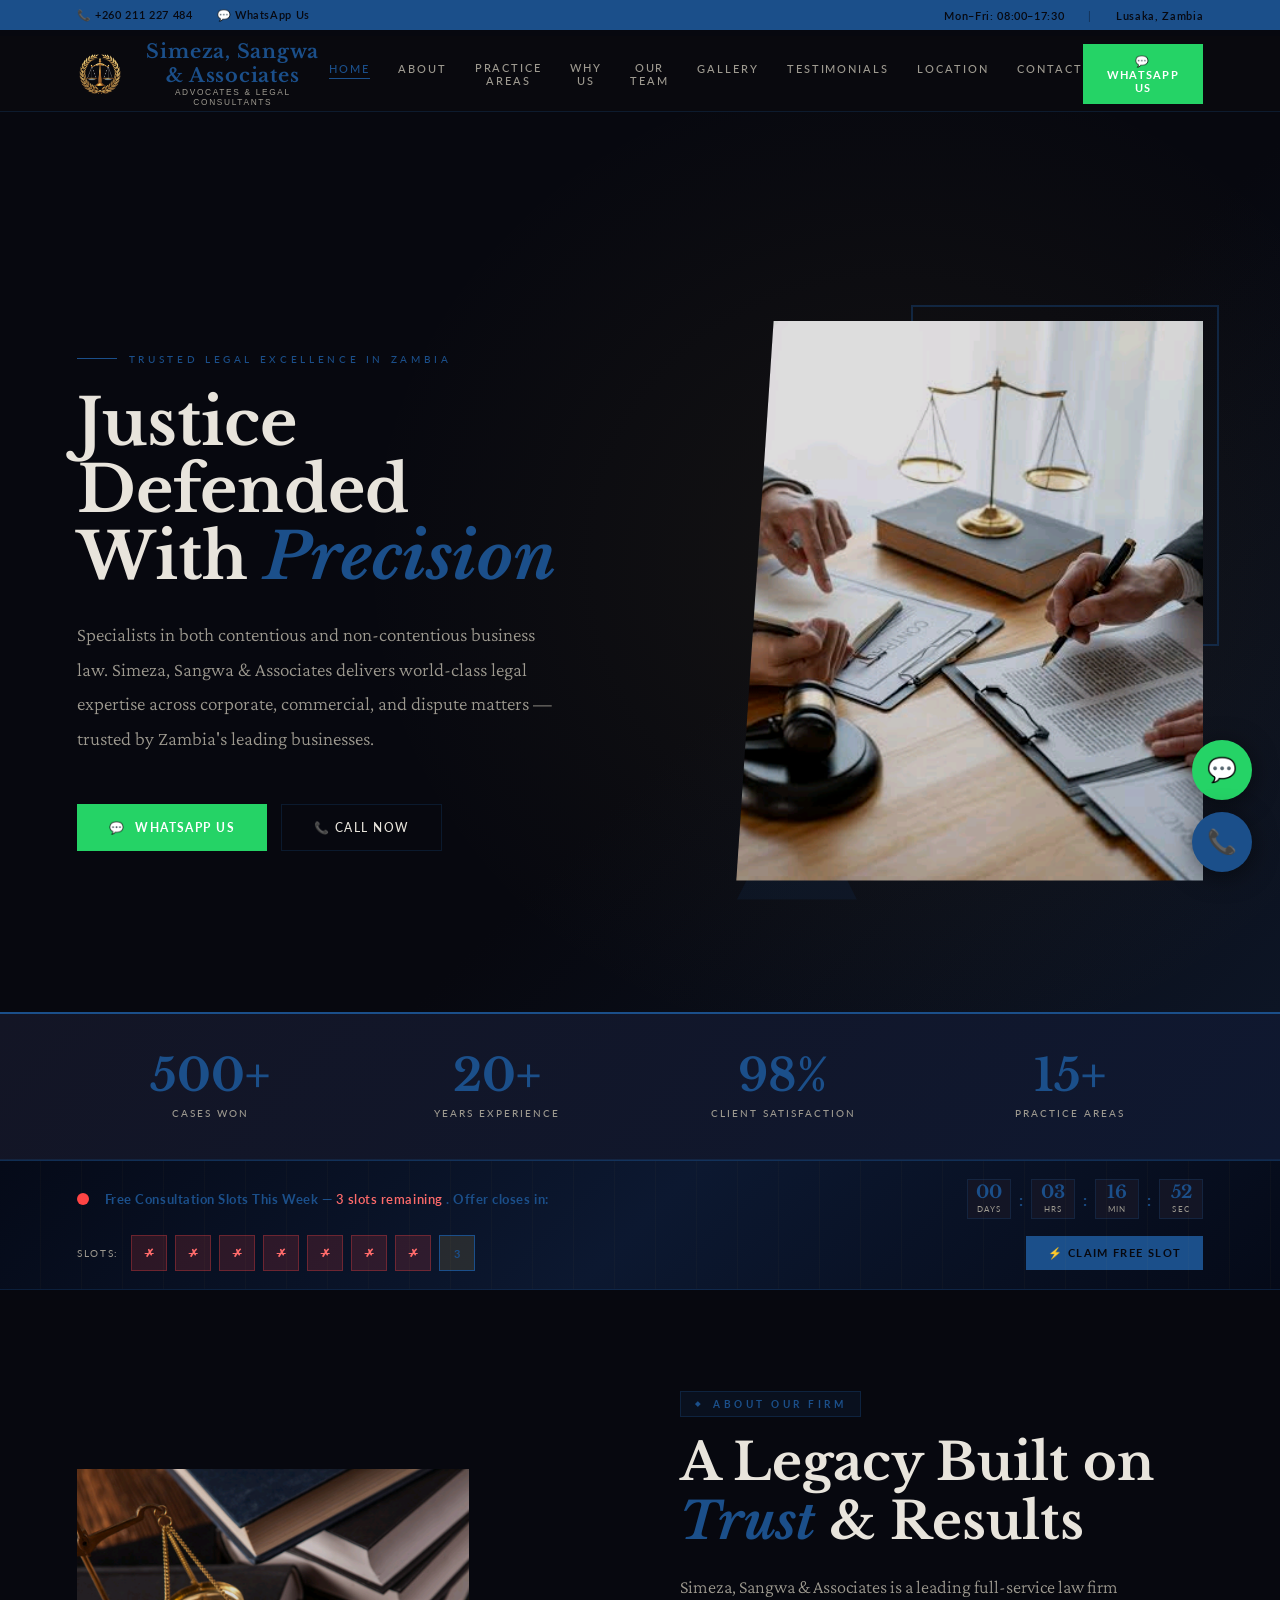
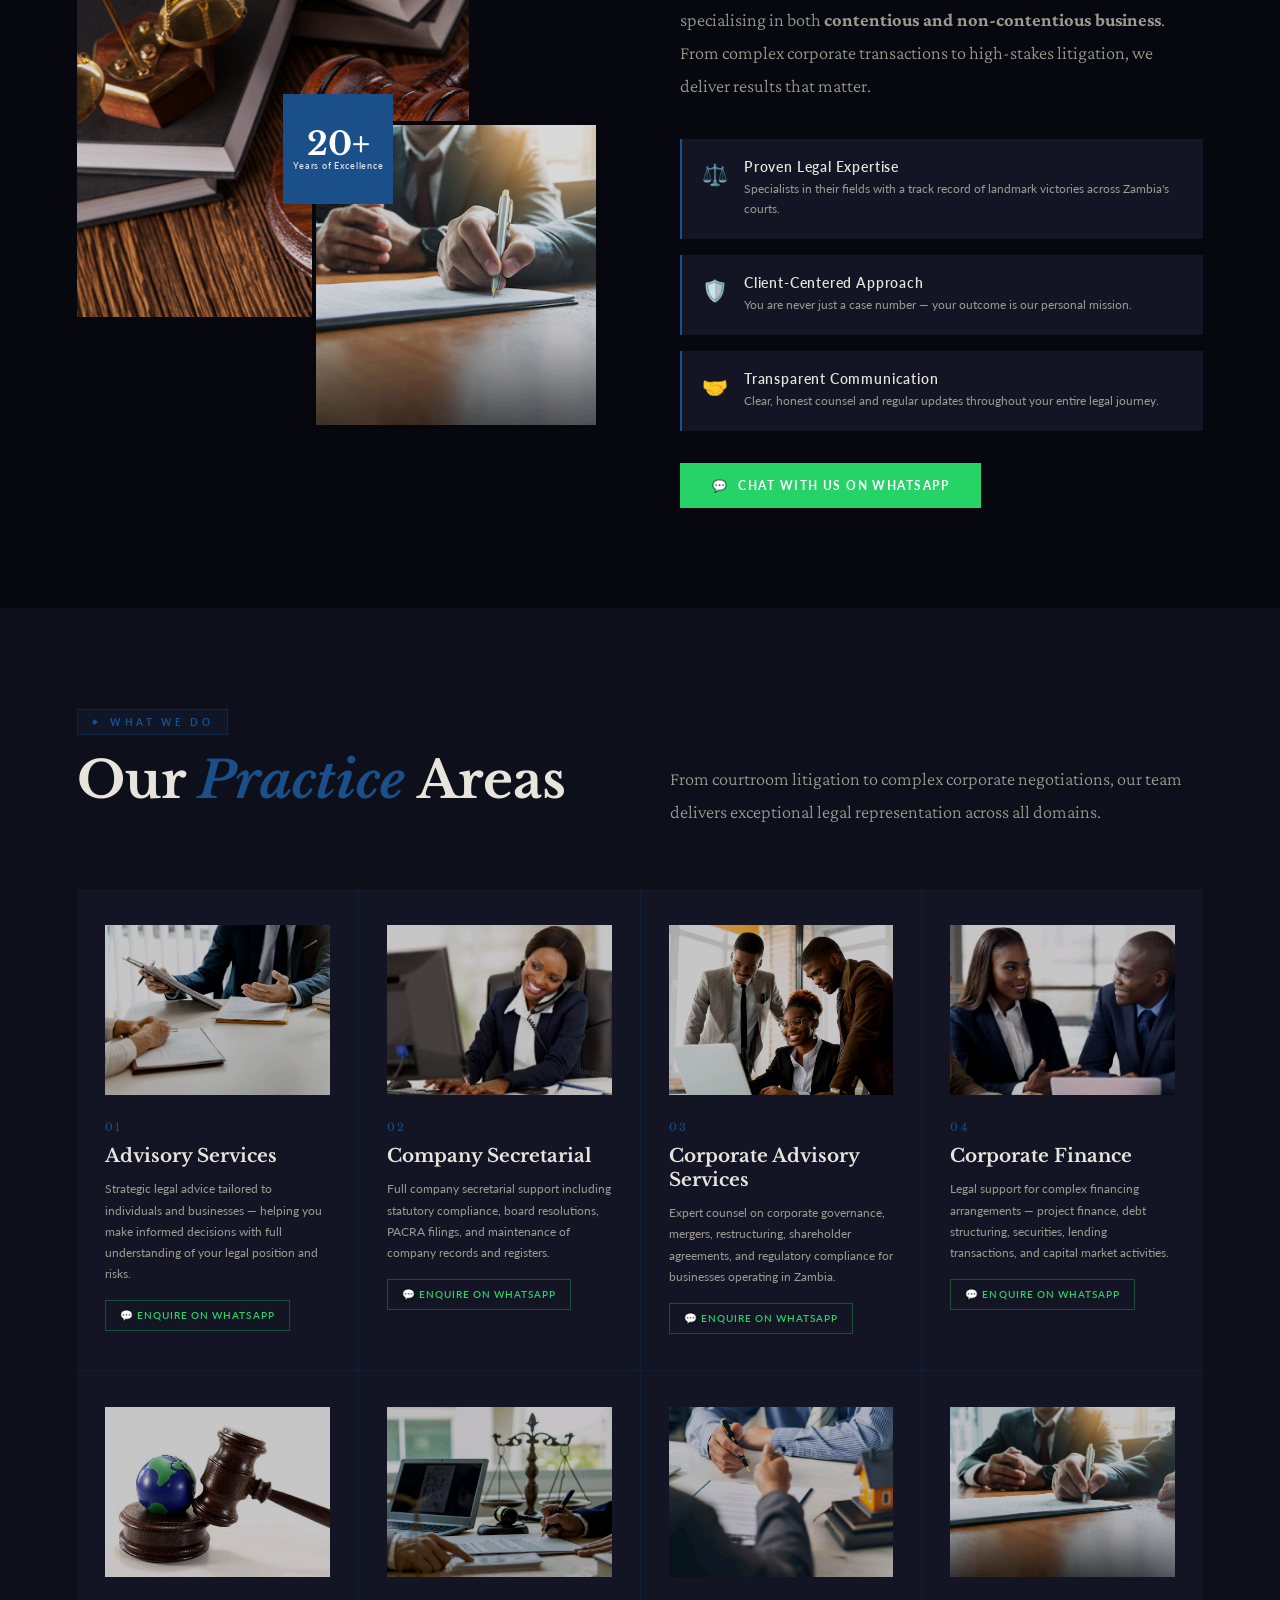
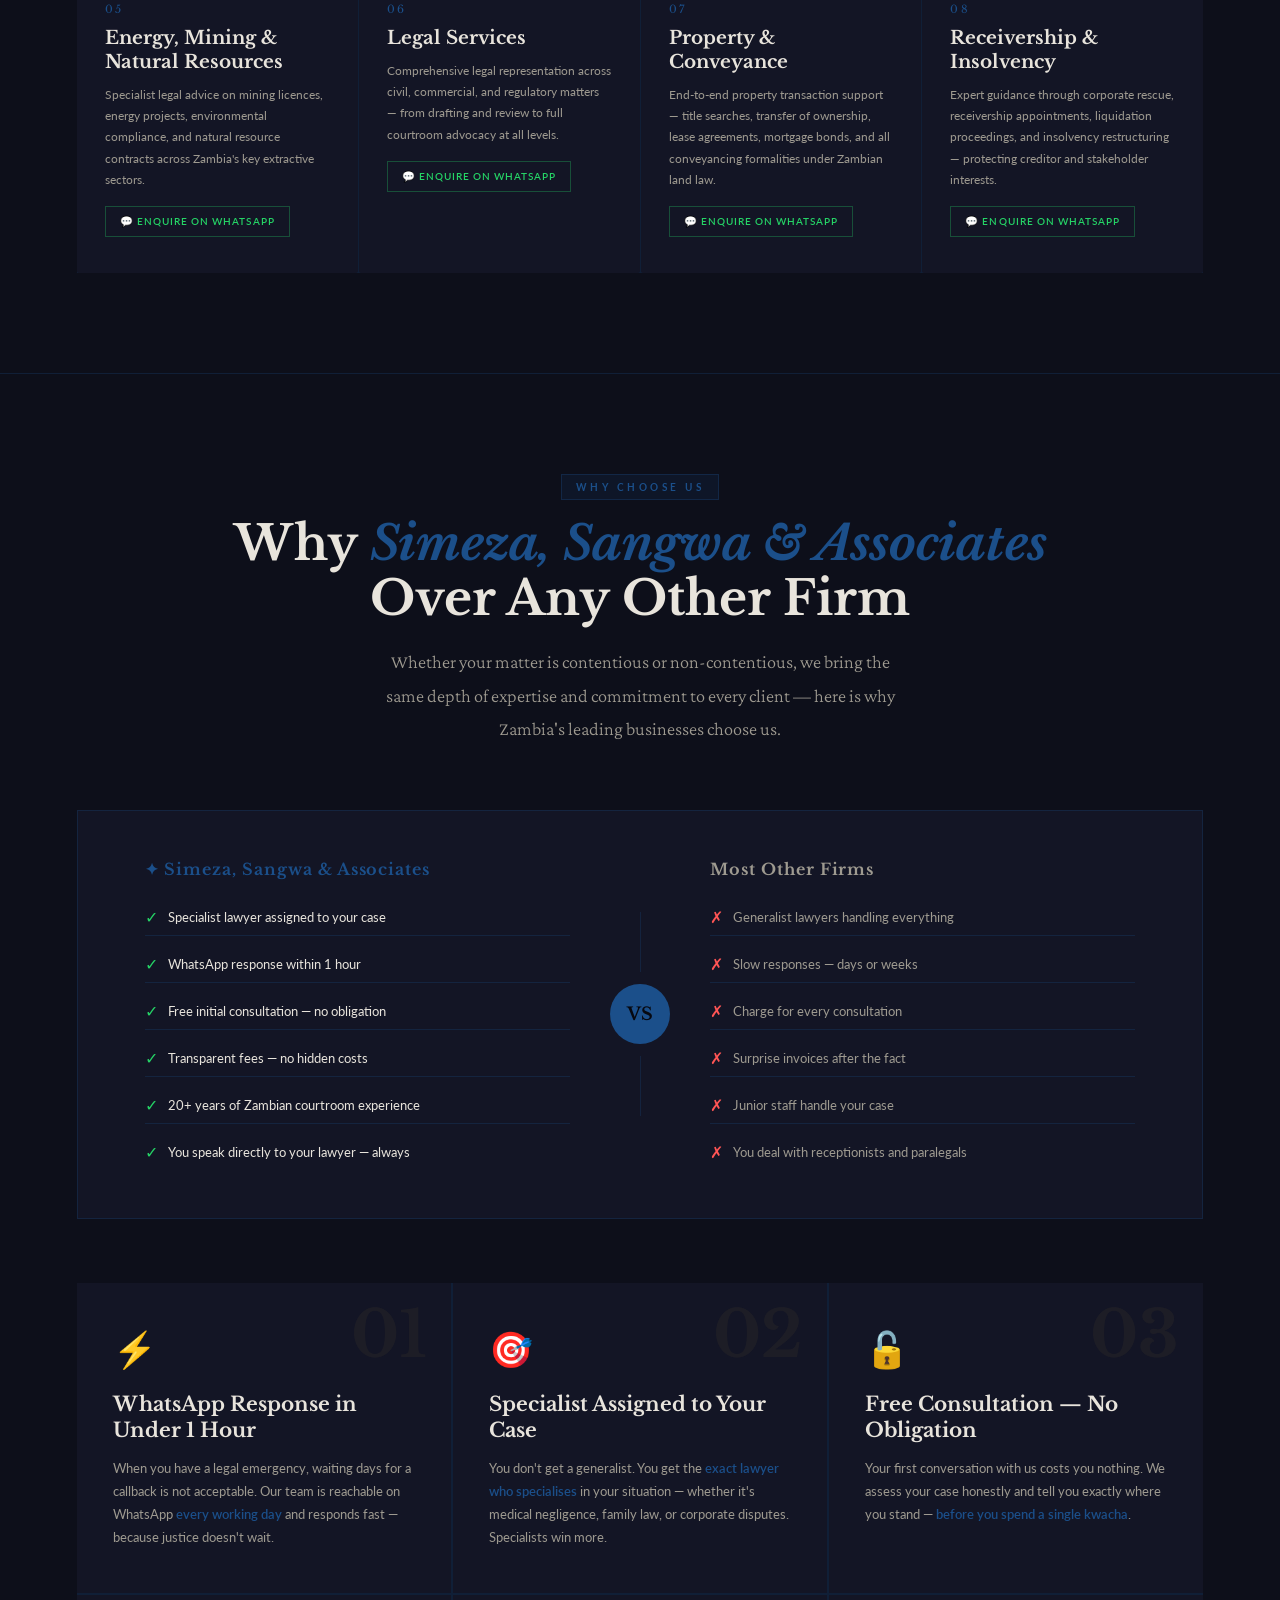
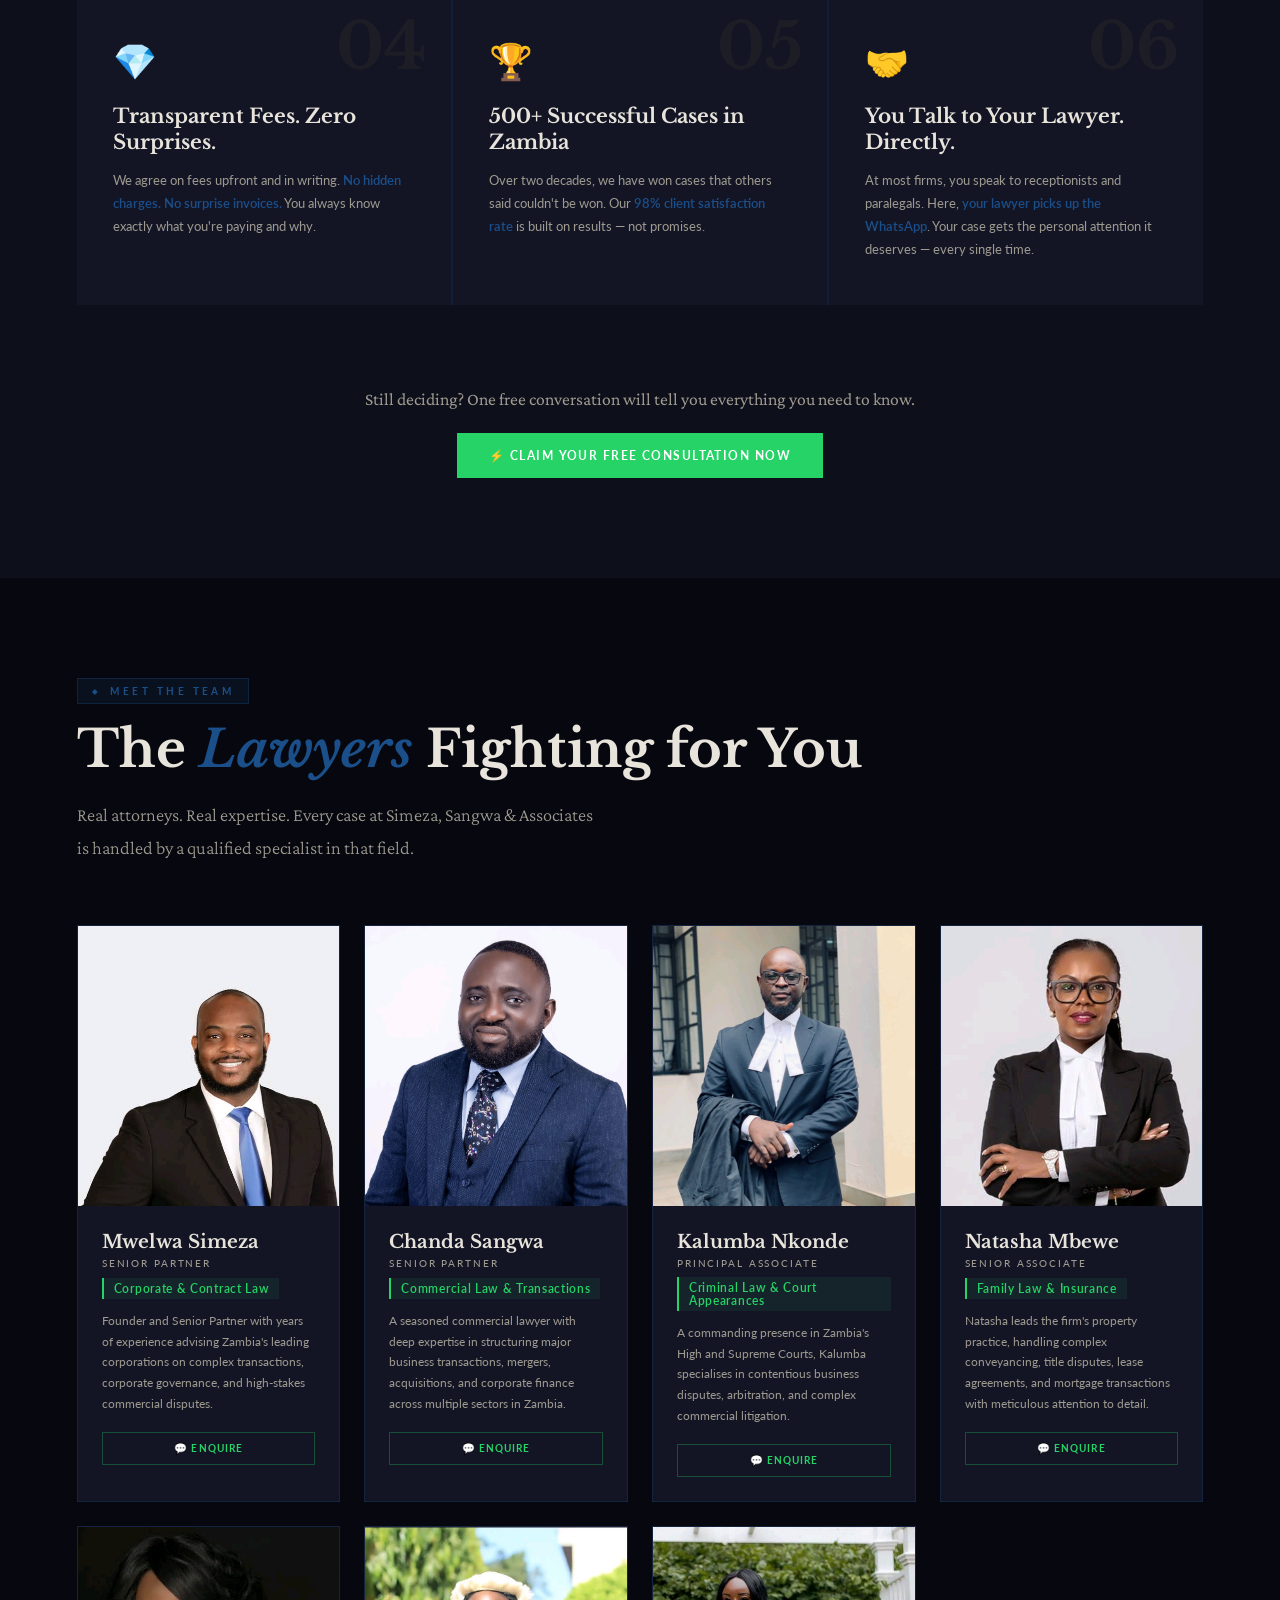
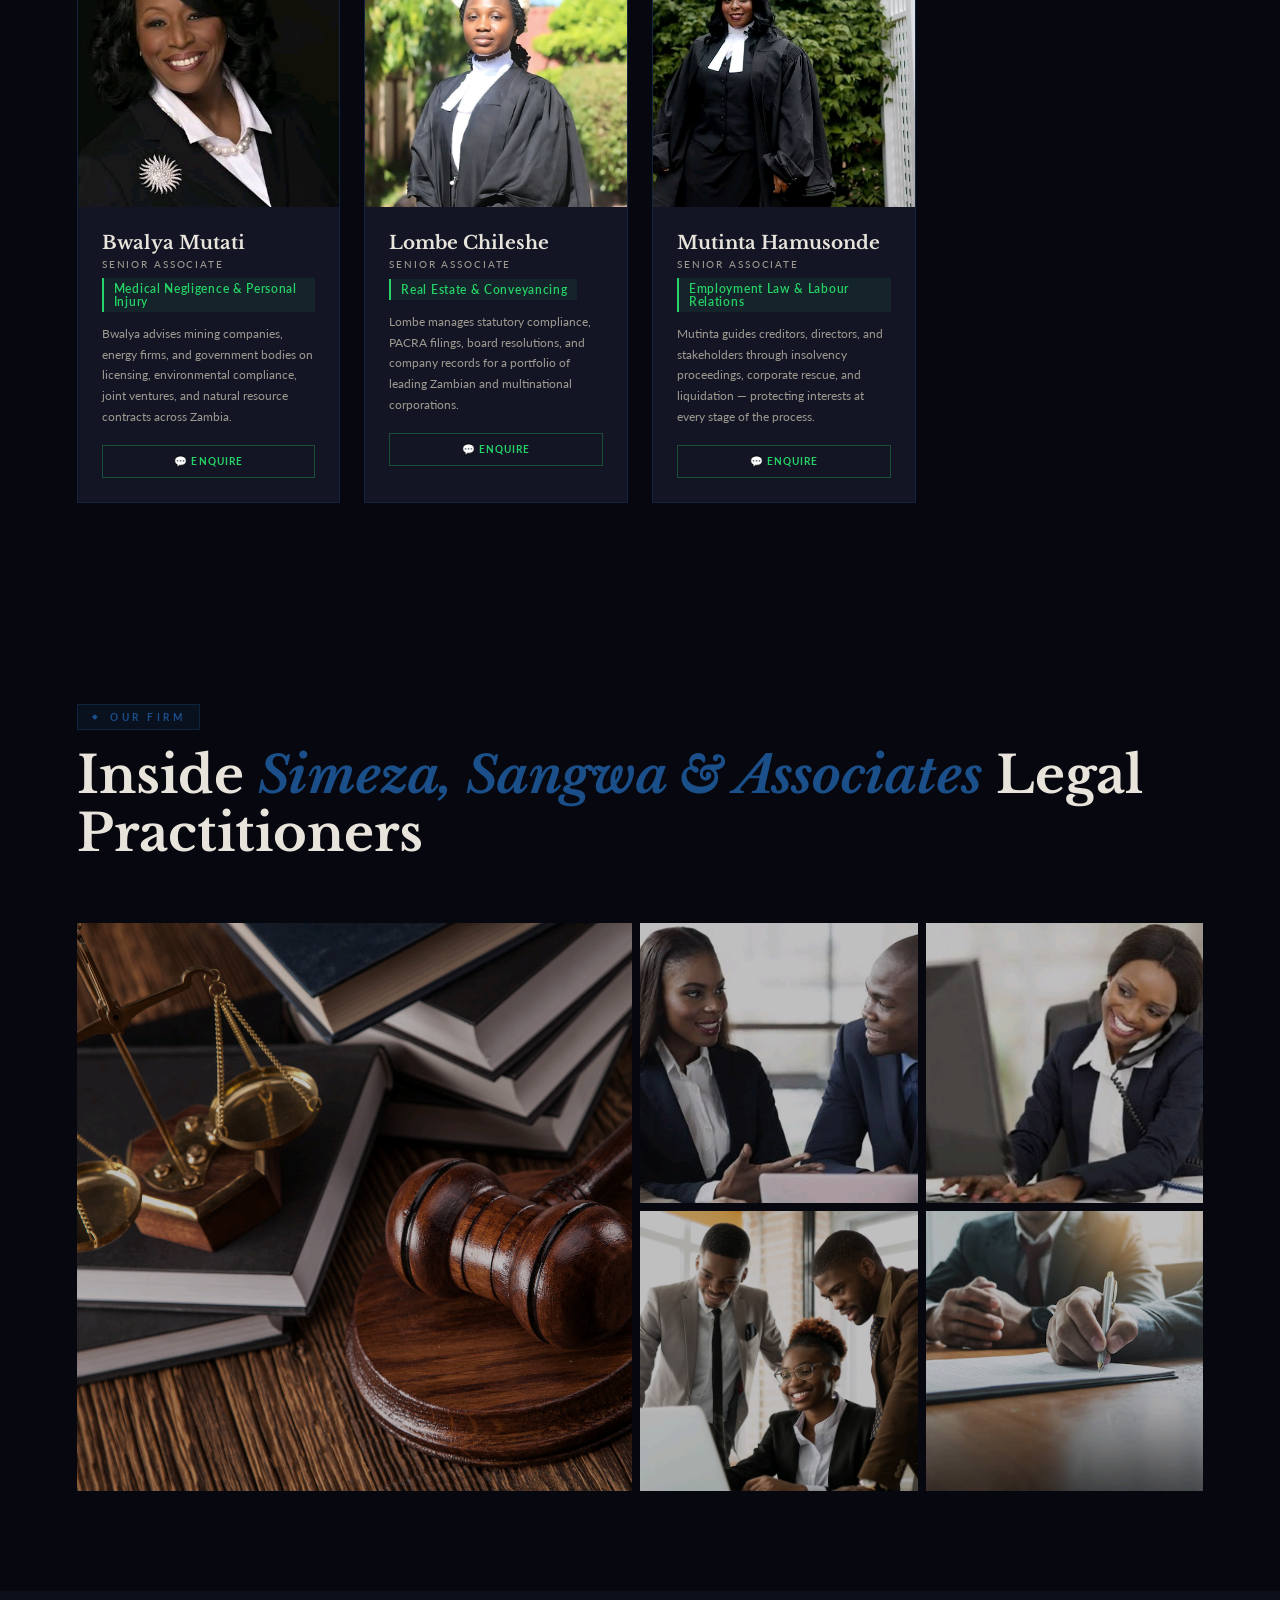
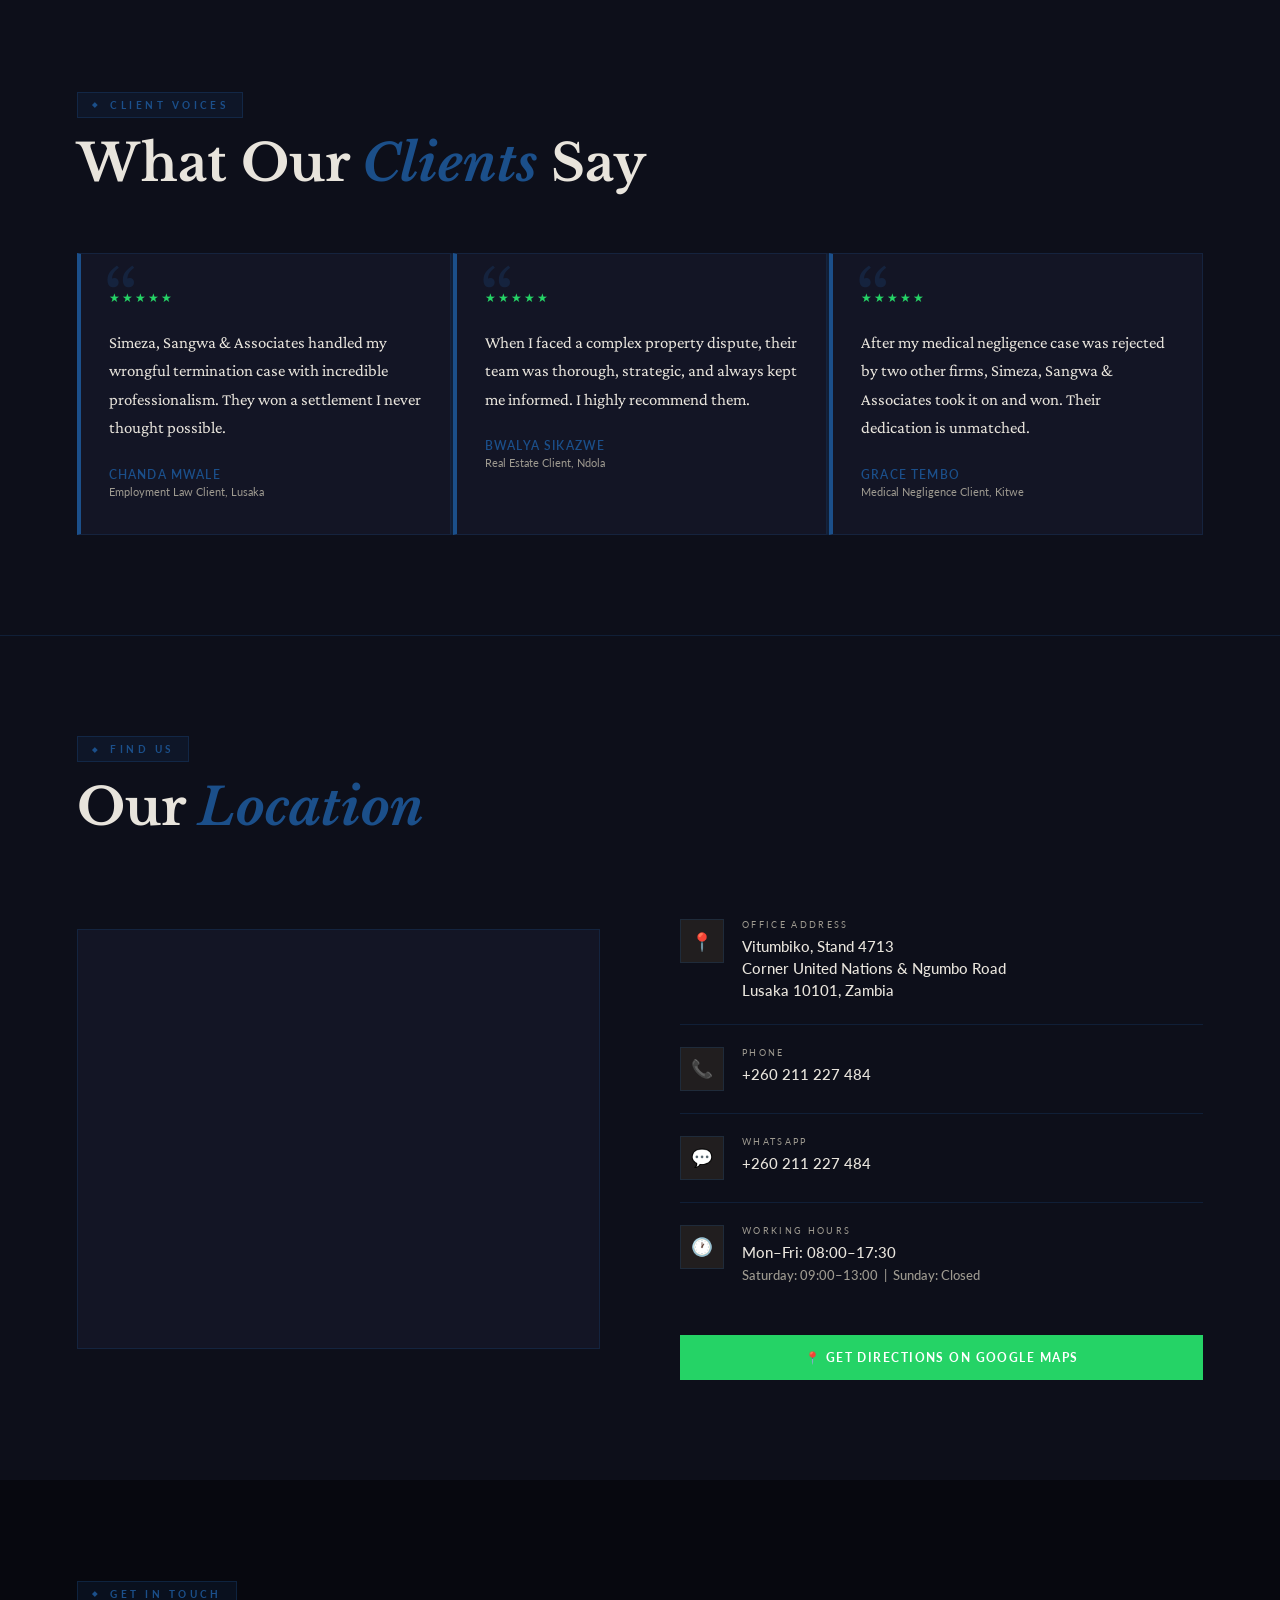
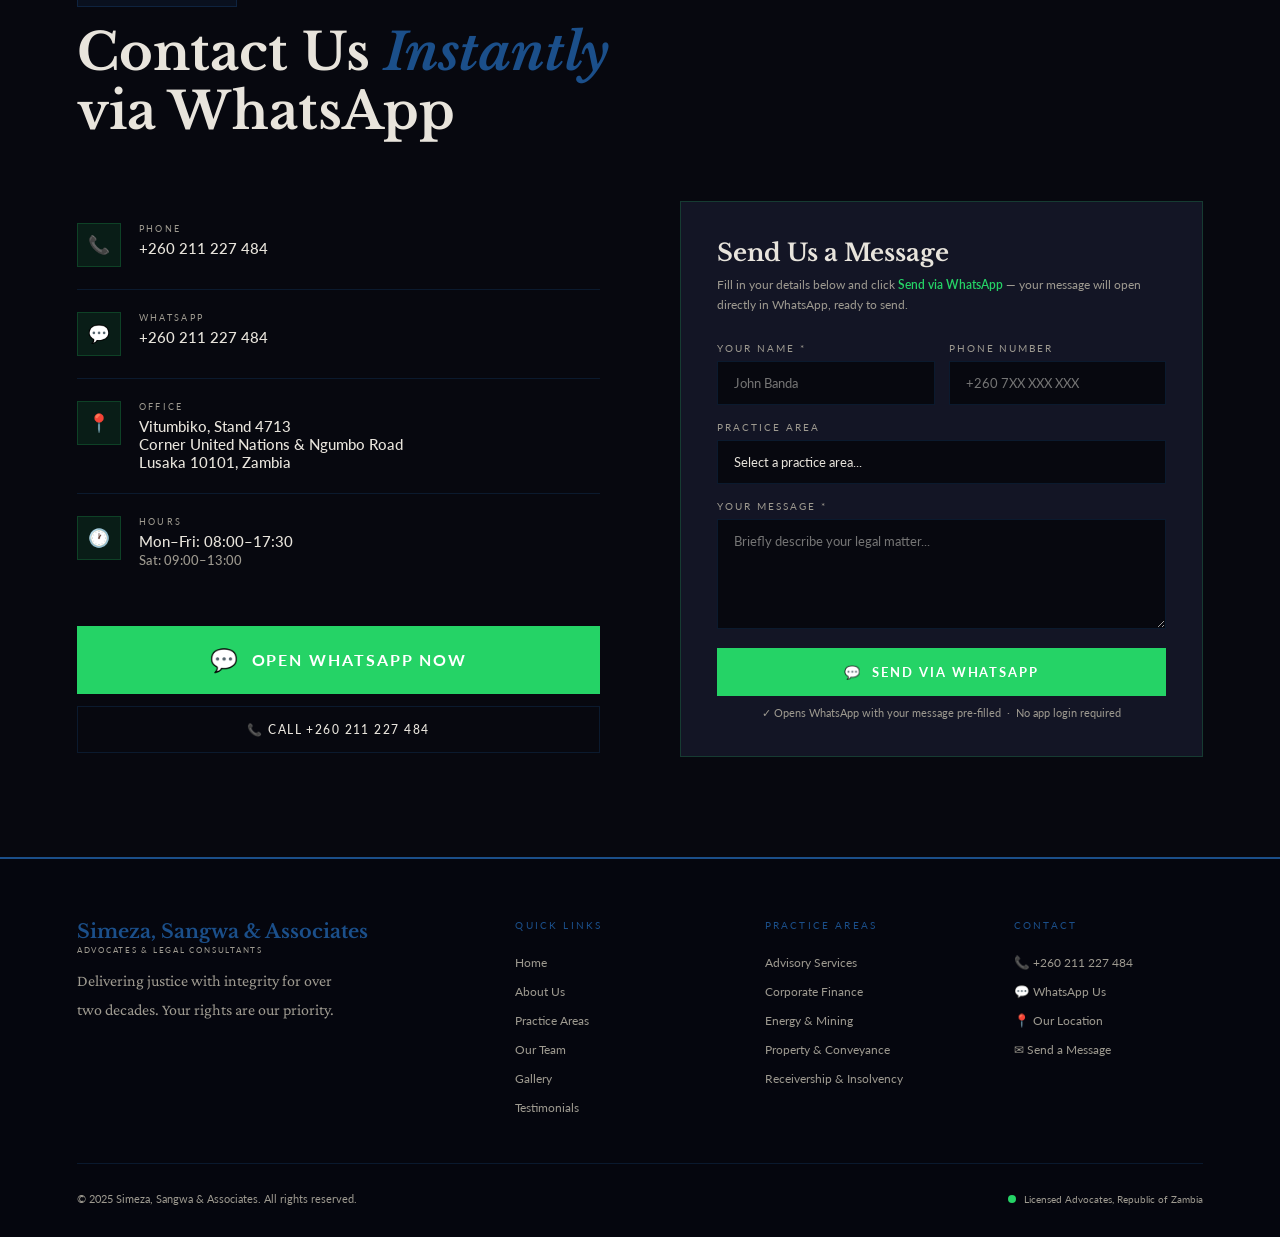
<file: index (1).html>
<!DOCTYPE html>
<html lang="en">
<head>
<meta charset="UTF-8">
<meta name="viewport" content="width=device-width, initial-scale=1.0">
<title>Simeza, Sangwa & Associates</title>
<link href="https://fonts.googleapis.com/css2?family=Libre+Baskerville:ital,wght@0,400;0,700;1,400&family=Lato:wght@300;400;700;900&family=Crimson+Pro:wght@300;400;500;600&display=swap" rel="stylesheet">
  <link rel="stylesheet" href="style.css">
</head>
<body>

<!-- TOP BAR -->
<div class="top-bar">
  <div class="top-bar-left">
    <button onclick="doCall()">📞 +260 211 227 484</button>
    <button onclick="doWhatsApp()">💬 WhatsApp Us</button>
  </div>
  <div class="top-bar-right">
    <span>Mon–Fri: 08:00–17:30</span>
    <span style="opacity:0.4">|</span>
    <span>Lusaka, Zambia</span>
  </div>
</div>

<!-- NAV -->
<nav id="mainNav">
  <button class="nav-logo-btn" onclick="scrollTo_('home')">
    <img src="images/logo.png" alt="Simeza, Sangwa & Associates Logo">
    <div>
      <span class="nav-logo-text">Simeza, Sangwa & Associates</span>
      <span class="nav-logo-sub">Advocates &amp; Legal Consultants</span>
    </div>
  </button>
  <ul class="nav-links">
    <li><button onclick="scrollTo_('home')" class="nav-link-btn">Home</button></li>
    <li><button onclick="scrollTo_('about')" class="nav-link-btn">About</button></li>
    <li><button onclick="scrollTo_('practice')" class="nav-link-btn">Practice Areas</button></li>
    <li><button onclick="scrollTo_('whyus')" class="nav-link-btn">Why Us</button></li>
    <li><button onclick="scrollTo_('team')" class="nav-link-btn">Our Team</button></li>
    <li><button onclick="scrollTo_('gallery')" class="nav-link-btn">Gallery</button></li>
    <li><button onclick="scrollTo_('testimonials')" class="nav-link-btn">Testimonials</button></li>
    <li><button onclick="scrollTo_('location')" class="nav-link-btn">Location</button></li>
    <li><button onclick="scrollTo_('contact')" class="nav-link-btn">Contact</button></li>
  </ul>
  <button class="nav-cta-btn" onclick="doWhatsApp()">💬 WhatsApp Us</button>
  <button class="hamburger" onclick="toggleMenu()" aria-label="Menu">
    <span></span><span></span><span></span>
  </button>
</nav>

<!-- MOBILE MENU -->
<div class="mobile-menu" id="mobileMenu">
  <button onclick="scrollTo_('home');closeMenu()">Home</button>
  <button onclick="scrollTo_('about');closeMenu()">About</button>
  <button onclick="scrollTo_('practice');closeMenu()">Practice Areas</button>
  <button onclick="scrollTo_('whyus');closeMenu()">Why Us</button>
  <button onclick="scrollTo_('team');closeMenu()">Our Team</button>
  <button onclick="scrollTo_('gallery');closeMenu()">Gallery</button>
  <button onclick="scrollTo_('testimonials');closeMenu()">Testimonials</button>
  <button onclick="scrollTo_('location');closeMenu()">Location</button>
  <button onclick="scrollTo_('contact');closeMenu()">Contact</button>
  <button class="mob-cta" onclick="doWhatsApp();closeMenu()">💬 WhatsApp Us Now</button>
</div>

<!-- HERO -->
<div id="home" style="padding-top:112px;">
  <div class="hero">
    <div class="hero-content">
      <div class="hero-eyebrow fade-up">Trusted Legal Excellence in Zambia</div>
      <h1 class="fade-up delay-1">Justice<br>Defended<br>With <em>Precision</em></h1>
      <p class="hero-desc fade-up delay-2">Specialists in both contentious and non-contentious business law. Simeza, Sangwa & Associates delivers world-class legal expertise across corporate, commercial, and dispute matters — trusted by Zambia's leading businesses.</p>
      <div class="hero-btns fade-up delay-3">
        <button class="btn-wa" onclick="doWhatsApp()"><span>💬</span> WhatsApp Us</button>
        <button class="btn-border" onclick="doCall()">📞 Call Now</button>
      </div>
    </div>
    <div class="hero-image fade-up delay-2">
      <img src="images/legal-consultation.jpg" alt="Legal consultation at Simeza, Sangwa & Associates">
    </div>
  </div>
</div>

<!-- STATS -->
<div class="stats-bar">
  <div class="stat-item anim-el"><div class="stat-num">500+</div><div class="stat-label">Cases Won</div></div>
  <div class="stat-item anim-el"><div class="stat-num">20+</div><div class="stat-label">Years Experience</div></div>
  <div class="stat-item anim-el"><div class="stat-num">98%</div><div class="stat-label">Client Satisfaction</div></div>
  <div class="stat-item anim-el"><div class="stat-num">15+</div><div class="stat-label">Practice Areas</div></div>
</div>

<!-- URGENCY BANNER -->
<div class="urgency-banner" id="urgencyBanner">
  <div class="urgency-left">
    <div class="urgency-pulse"></div>
    <div class="urgency-text">
      <strong>Free Consultation Slots This Week — </strong>
      <span id="slotsLeft">3 slots remaining</span>
      <strong>. Offer closes in:</strong>
    </div>
  </div>
  <div class="urgency-timer">
    <div class="timer-block"><span class="timer-num" id="tDays">04</span><span class="timer-label">Days</span></div>
    <span class="timer-sep">:</span>
    <div class="timer-block"><span class="timer-num" id="tHours">11</span><span class="timer-label">Hrs</span></div>
    <span class="timer-sep">:</span>
    <div class="timer-block"><span class="timer-num" id="tMins">47</span><span class="timer-label">Min</span></div>
    <span class="timer-sep">:</span>
    <div class="timer-block"><span class="timer-num" id="tSecs">22</span><span class="timer-label">Sec</span></div>
  </div>
  <div class="urgency-slots">
    <span class="urgency-slots-label">Slots:</span>
    <div class="slot-box taken">✗</div>
    <div class="slot-box taken">✗</div>
    <div class="slot-box taken">✗</div>
    <div class="slot-box taken">✗</div>
    <div class="slot-box taken">✗</div>
    <div class="slot-box taken">✗</div>
    <div class="slot-box taken">✗</div>
    <div class="slot-box last">3</div>
  </div>
  <button class="urgency-cta-btn" onclick="waEnquire('Free Consultation')">⚡ Claim Free Slot</button>
</div>

<!-- ABOUT -->
<div id="about">
  <section>
    <div class="about">
      <div class="about-images anim-el">
        <img src="images/scales-gavel.jpg" alt="Justice scales and law books" class="about-img-main">
        <img src="images/document-signing.jpg" alt="Signing legal documents" class="about-img-accent">
        <div class="about-badge"><span class="about-badge-num">20+</span><span class="about-badge-text">Years of Excellence</span></div>
      </div>
      <div class="anim-el">
        <div class="section-eyebrow">About Our Firm</div>
        <h2 class="section-title">A Legacy Built on <em>Trust</em> & Results</h2>
        <p class="section-sub">Simeza, Sangwa & Associates is a leading full-service law firm specialising in both <strong>contentious and non-contentious business</strong>. From complex corporate transactions to high-stakes litigation, we deliver results that matter.</p>
        <div class="about-points">
          <div class="about-point"><div class="about-point-icon">⚖️</div><div><div class="about-point-title">Proven Legal Expertise</div><div class="about-point-desc">Specialists in their fields with a track record of landmark victories across Zambia's courts.</div></div></div>
          <div class="about-point"><div class="about-point-icon">🛡️</div><div><div class="about-point-title">Client-Centered Approach</div><div class="about-point-desc">You are never just a case number — your outcome is our personal mission.</div></div></div>
          <div class="about-point"><div class="about-point-icon">🤝</div><div><div class="about-point-title">Transparent Communication</div><div class="about-point-desc">Clear, honest counsel and regular updates throughout your entire legal journey.</div></div></div>
        </div>
        <button class="btn-wa" style="margin-top:32px;" onclick="doWhatsApp()"><span>💬</span> Chat With Us on WhatsApp</button>
      </div>
    </div>
  </section>
</div>

<!-- PRACTICE AREAS -->
<div id="practice" style="background:var(--dark-mid);">
  <section style="background:var(--dark-mid);">
    <div class="practice-header">
      <div>
        <div class="section-eyebrow">What We Do</div>
        <h2 class="section-title">Our <em>Practice</em> Areas</h2>
      </div>
      <p class="section-sub">From courtroom litigation to complex corporate negotiations, our team delivers exceptional legal representation across all domains.</p>
    </div>
    <div class="practice-grid">
      <div class="practice-card anim-el" onclick="waEnquire('Advisory Services')">
        <img src="images/advisory-law.jpg" alt="Advisory Services" class="practice-card-img">
        <div class="practice-num">01</div><div class="practice-title">Advisory Services</div>
        <div class="practice-desc">Strategic legal advice tailored to individuals and businesses — helping you make informed decisions with full understanding of your legal position and risks.</div>
        <button class="practice-wa-btn">💬 Enquire on WhatsApp</button>
      </div>
      <div class="practice-card anim-el" onclick="waEnquire('Company Secretarial')">
        <img src="images/secretarial-services.jpg" alt="Company Secretarial" class="practice-card-img">
        <div class="practice-num">02</div><div class="practice-title">Company Secretarial</div>
        <div class="practice-desc">Full company secretarial support including statutory compliance, board resolutions, PACRA filings, and maintenance of company records and registers.</div>
        <button class="practice-wa-btn">💬 Enquire on WhatsApp</button>
      </div>
      <div class="practice-card anim-el" onclick="waEnquire('Corporate Advisory Services')">
        <img src="images/advisory-services.jpg" alt="Corporate Advisory Services" class="practice-card-img">
        <div class="practice-num">03</div><div class="practice-title">Corporate Advisory Services</div>
        <div class="practice-desc">Expert counsel on corporate governance, mergers, restructuring, shareholder agreements, and regulatory compliance for businesses operating in Zambia.</div>
        <button class="practice-wa-btn">💬 Enquire on WhatsApp</button>
      </div>
      <div class="practice-card anim-el" onclick="waEnquire('Corporate Finance')">
        <img src="images/corporate-finance.jpg" alt="Corporate Finance" class="practice-card-img">
        <div class="practice-num">04</div><div class="practice-title">Corporate Finance</div>
        <div class="practice-desc">Legal support for complex financing arrangements — project finance, debt structuring, securities, lending transactions, and capital market activities.</div>
        <button class="practice-wa-btn">💬 Enquire on WhatsApp</button>
      </div>
      <div class="practice-card anim-el" onclick="waEnquire('Energy, Mining & Natural Resources')">
        <img src="images/resource-mining.jpg" alt="Energy Mining Natural Resources" class="practice-card-img">
        <div class="practice-num">05</div><div class="practice-title">Energy, Mining & Natural Resources</div>
        <div class="practice-desc">Specialist legal advice on mining licences, energy projects, environmental compliance, and natural resource contracts across Zambia's key extractive sectors.</div>
        <button class="practice-wa-btn">💬 Enquire on WhatsApp</button>
      </div>
      <div class="practice-card anim-el" onclick="waEnquire('Legal Services')">
        <img src="images/Legal-services.jpg" alt="Legal Services" class="practice-card-img">
        <div class="practice-num">06</div><div class="practice-title">Legal Services</div>
        <div class="practice-desc">Comprehensive legal representation across civil, commercial, and regulatory matters — from drafting and review to full courtroom advocacy at all levels.</div>
        <button class="practice-wa-btn">💬 Enquire on WhatsApp</button>
      </div>
      <div class="practice-card anim-el" onclick="waEnquire('Property & Conveyance')">
        <img src="images/Conveyance-law.jpg" alt="Property and Conveyance" class="practice-card-img">
        <div class="practice-num">07</div><div class="practice-title">Property & Conveyance</div>
        <div class="practice-desc">End-to-end property transaction support — title searches, transfer of ownership, lease agreements, mortgage bonds, and all conveyancing formalities under Zambian land law.</div>
        <button class="practice-wa-btn">💬 Enquire on WhatsApp</button>
      </div>
      <div class="practice-card anim-el" onclick="waEnquire('Receivership & Insolvency')">
        <img src="images/document-signing.jpg" alt="Receivership and Insolvency" class="practice-card-img">
        <div class="practice-num">08</div><div class="practice-title">Receivership & Insolvency</div>
        <div class="practice-desc">Expert guidance through corporate rescue, receivership appointments, liquidation proceedings, and insolvency restructuring — protecting creditor and stakeholder interests.</div>
        <button class="practice-wa-btn">💬 Enquire on WhatsApp</button>
      </div>
    </div>
  </section>
</div>

<!-- WHY US -->
<div id="whyus" class="whyus-section">
  <section style="background:var(--dark-mid);">
    <div class="whyus-header">
      <div class="section-eyebrow">Why Choose Us</div>
      <h2 class="section-title">Why <em>Simeza, Sangwa & Associates</em><br>Over Any Other Firm</h2>
      <p class="section-sub">Whether your matter is contentious or non-contentious, we bring the same depth of expertise and commitment to every client — here is why Zambia's leading businesses choose us.</p>
    </div>

    <!-- VS BAR -->
    <div class="vs-bar anim-el">
      <div class="vs-col">
        <div class="vs-col-title us">✦ Simeza, Sangwa & Associates</div>
        <ul class="vs-list">
          <li><span class="check">✓</span> Specialist lawyer assigned to your case</li>
          <li><span class="check">✓</span> WhatsApp response within 1 hour</li>
          <li><span class="check">✓</span> Free initial consultation — no obligation</li>
          <li><span class="check">✓</span> Transparent fees — no hidden costs</li>
          <li><span class="check">✓</span> 20+ years of Zambian courtroom experience</li>
          <li><span class="check">✓</span> You speak directly to your lawyer — always</li>
        </ul>
      </div>
      <div class="vs-divider">
        <div class="vs-line"></div>
        <div class="vs-circle">VS</div>
        <div class="vs-line"></div>
      </div>
      <div class="vs-col">
        <div class="vs-col-title them">Most Other Firms</div>
        <ul class="vs-list them">
          <li><span class="cross">✗</span> Generalist lawyers handling everything</li>
          <li><span class="cross">✗</span> Slow responses — days or weeks</li>
          <li><span class="cross">✗</span> Charge for every consultation</li>
          <li><span class="cross">✗</span> Surprise invoices after the fact</li>
          <li><span class="cross">✗</span> Junior staff handle your case</li>
          <li><span class="cross">✗</span> You deal with receptionists and paralegals</li>
        </ul>
      </div>
    </div>

    <!-- 6 REASON CARDS -->
    <div class="whyus-grid">
      <div class="whyus-card anim-el">
        <span class="whyus-num">01</span>
        <span class="whyus-icon">⚡</span>
        <div class="whyus-title">WhatsApp Response in Under 1 Hour</div>
        <div class="whyus-desc">When you have a legal emergency, waiting days for a callback is not acceptable. Our team is reachable on WhatsApp <strong>every working day</strong> and responds fast — because justice doesn't wait.</div>
      </div>
      <div class="whyus-card anim-el">
        <span class="whyus-num">02</span>
        <span class="whyus-icon">🎯</span>
        <div class="whyus-title">Specialist Assigned to Your Case</div>
        <div class="whyus-desc">You don't get a generalist. You get the <strong>exact lawyer who specialises</strong> in your situation — whether it's medical negligence, family law, or corporate disputes. Specialists win more.</div>
      </div>
      <div class="whyus-card anim-el">
        <span class="whyus-num">03</span>
        <span class="whyus-icon">🔓</span>
        <div class="whyus-title">Free Consultation — No Obligation</div>
        <div class="whyus-desc">Your first conversation with us costs you nothing. We assess your case honestly and tell you exactly where you stand — <strong>before you spend a single kwacha</strong>.</div>
      </div>
      <div class="whyus-card anim-el">
        <span class="whyus-num">04</span>
        <span class="whyus-icon">💎</span>
        <div class="whyus-title">Transparent Fees. Zero Surprises.</div>
        <div class="whyus-desc">We agree on fees upfront and in writing. <strong>No hidden charges. No surprise invoices.</strong> You always know exactly what you're paying and why.</div>
      </div>
      <div class="whyus-card anim-el">
        <span class="whyus-num">05</span>
        <span class="whyus-icon">🏆</span>
        <div class="whyus-title">500+ Successful Cases in Zambia</div>
        <div class="whyus-desc">Over two decades, we have won cases that others said couldn't be won. Our <strong>98% client satisfaction rate</strong> is built on results — not promises.</div>
      </div>
      <div class="whyus-card anim-el">
        <span class="whyus-num">06</span>
        <span class="whyus-icon">🤝</span>
        <div class="whyus-title">You Talk to Your Lawyer. Directly.</div>
        <div class="whyus-desc">At most firms, you speak to receptionists and paralegals. Here, <strong>your lawyer picks up the WhatsApp</strong>. Your case gets the personal attention it deserves — every single time.</div>
      </div>
    </div>

    <div class="whyus-cta-wrap anim-el">
      <p>Still deciding? One free conversation will tell you everything you need to know.</p>
      <button class="btn-wa" style="display:inline-flex;" onclick="waEnquire('Free Consultation')">⚡ Claim Your Free Consultation Now</button>
    </div>
  </section>
</div>

<!-- TEAM -->
<div id="team" style="background:var(--dark);">
  <section style="background:var(--dark);">
    <div class="section-eyebrow">Meet the Team</div>
    <h2 class="section-title">The <em>Lawyers</em> Fighting for You</h2>
    <p class="section-sub" style="margin-bottom:60px;">Real attorneys. Real expertise. Every case at Simeza, Sangwa & Associates is handled by a qualified specialist in that field.</p>
    <div class="team-grid">

      <!-- Mwelwa Simeza - Senior Partner -->
      <div class="team-card anim-el">
        <div class="team-img-wrap">
          <img src="images/mwelwa-simeza.jpg" alt="Mwelwa Simeza">
          <div class="team-overlay">
            <button class="team-wa-btn" onclick="waEnquire('Managing Partner – Mwelwa Simeza')">💬 WhatsApp</button>
          </div>
        </div>
        <div class="team-info">
          <div class="team-name">Mwelwa Simeza</div>
          <div class="team-title">Senior Partner</div>
          <div class="team-spec">Corporate & Contract Law</div>
          <p class="team-bio">Founder and Senior Partner with years of experience advising Zambia's leading corporations on complex transactions, corporate governance, and high-stakes commercial disputes.</p>
          <button class="team-contact-btn" onclick="waEnquire('Corporate Advisory – Mwelwa Simeza')">💬 Enquire</button>
        </div>
      </div>

      <!-- Lawyer 2 - Civil Litigation -->
      <div class="team-card anim-el">
        <div class="team-img-wrap">
          <img src="images/chanda-sangwa.jpg" alt="Chanda Sangwa">
          <div class="team-overlay">
            <button class="team-wa-btn" onclick="waEnquire('Commercial Law')">💬 WhatsApp</button>
          </div>
        </div>
        <div class="team-info">
          <div class="team-name">Chanda Sangwa</div>
          <div class="team-title">Senior Partner</div>
          <div class="team-spec">Commercial Law &amp; Transactions</div>
          <p class="team-bio">A seasoned commercial lawyer with deep expertise in structuring major business transactions, mergers, acquisitions, and corporate finance across multiple sectors in Zambia.</p>
          <button class="team-contact-btn" onclick="waEnquire('Commercial Law – Chanda Sangwa')">💬 Enquire</button>
        </div>
      </div>

      <!-- Lawyer 3 - Criminal & Court -->
      <div class="team-card anim-el">
        <div class="team-img-wrap">
          <img src="images/kalumba-nkonde.jpg" alt="Kalumba Nkonde">
          <div class="team-overlay">
            <button class="team-wa-btn" onclick="waEnquire('Court Litigation')">💬 WhatsApp</button>
          </div>
        </div>
        <div class="team-info">
          <div class="team-name">Kalumba Nkonde</div>
          <div class="team-title">Principal Associate</div>
          <div class="team-spec">Criminal Law & Court Appearances</div>
          <p class="team-bio">A commanding presence in Zambia's High and Supreme Courts, Kalumba specialises in contentious business disputes, arbitration, and complex commercial litigation.</p>
          <button class="team-contact-btn" onclick="waEnquire('Court Litigation – Kalumba Nkonde')">💬 Enquire</button>
        </div>
      </div>

      <!-- Lawyer 4 - Family Law -->
      <div class="team-card anim-el">
        <div class="team-img-wrap">
          <img src="images/natasha-mbewe.jpg" alt="Natasha Mbewe">
          <div class="team-overlay">
            <button class="team-wa-btn" onclick="waEnquire('Property & Conveyance')">💬 WhatsApp</button>
          </div>
        </div>
        <div class="team-info">
          <div class="team-name">Natasha Mbewe</div>
          <div class="team-title">Senior Associate</div>
          <div class="team-spec">Family Law & Insurance</div>
          <p class="team-bio">Natasha leads the firm's property practice, handling complex conveyancing, title disputes, lease agreements, and mortgage transactions with meticulous attention to detail.</p>
          <button class="team-contact-btn" onclick="waEnquire('Property & Conveyance – Natasha Mbewe')">💬 Enquire</button>
        </div>
      </div>

      <!-- Lawyer 5 - Medical Negligence -->
      <div class="team-card anim-el">
        <div class="team-img-wrap">
          <img src="images/bwalya-mutati.jpg" alt="Bwalya Mutati">
          <div class="team-overlay">
            <button class="team-wa-btn" onclick="waEnquire('Energy, Mining & Natural Resources')">💬 WhatsApp</button>
          </div>
        </div>
        <div class="team-info">
          <div class="team-name">Bwalya Mutati</div>
          <div class="team-title">Senior Associate</div>
          <div class="team-spec">Medical Negligence & Personal Injury</div>
          <p class="team-bio">Bwalya advises mining companies, energy firms, and government bodies on licensing, environmental compliance, joint ventures, and natural resource contracts across Zambia.</p>
          <button class="team-contact-btn" onclick="waEnquire('Energy, Mining & Natural Resources – Bwalya Mutati')">💬 Enquire</button>
        </div>
      </div>

      <!-- Lawyer 6 - Real Estate -->
      <div class="team-card anim-el">
        <div class="team-img-wrap">
          <img src="images/lombe-chileshe.jpg" alt="Lombe Chileshe">
          <div class="team-overlay">
            <button class="team-wa-btn" onclick="waEnquire('Company Secretarial')">💬 WhatsApp</button>
          </div>
        </div>
        <div class="team-info">
          <div class="team-name">Lombe Chileshe</div>
          <div class="team-title">Senior Associate</div>
          <div class="team-spec">Real Estate & Conveyancing</div>
          <p class="team-bio">Lombe manages statutory compliance, PACRA filings, board resolutions, and company records for a portfolio of leading Zambian and multinational corporations.</p>
          <button class="team-contact-btn" onclick="waEnquire('Company Secretarial – Lombe Chileshe')">💬 Enquire</button>
        </div>
      </div>

      <!-- Lawyer 7 - Employment Law -->
      <div class="team-card anim-el">
        <div class="team-img-wrap">
          <img src="images/mutinta-hamusonde.jpg" alt="Mutinta Hamusonde">
          <div class="team-overlay">
            <button class="team-wa-btn" onclick="waEnquire('Receivership & Insolvency')">💬 WhatsApp</button>
          </div>
        </div>
        <div class="team-info">
          <div class="team-name">Mutinta Hamusonde</div>
          <div class="team-title">Senior Associate</div>
          <div class="team-spec">Employment Law & Labour Relations</div>
          <p class="team-bio">Mutinta guides creditors, directors, and stakeholders through insolvency proceedings, corporate rescue, and liquidation — protecting interests at every stage of the process.</p>
          <button class="team-contact-btn" onclick="waEnquire('Receivership & Insolvency – Mutinta Hamusonde')">💬 Enquire</button>
        </div>
      </div>

    </div>
  </section>
</div>

<!-- GALLERY -->
<div id="gallery">
  <section>
    <div class="section-eyebrow">Our Firm</div>
    <h2 class="section-title">Inside <em>Simeza, Sangwa & Associates</em> Legal Practitioners</h2>
    <div class="gallery-grid">
      <div class="gallery-item"><img src="images/scales-gavel.jpg" alt="Law books and scales of justice"></div>
      <div class="gallery-item"><img src="images/corporate-finance.jpg" alt="Legal consultation"></div>
      <div class="gallery-item"><img src="images/secretarial-services.jpg" alt="Courtroom presentation"></div>
      <div class="gallery-item"><img src="images/advisory-services.jpg" alt="Medical negligence consultation"></div>
      <div class="gallery-item"><img src="images/document-signing.jpg" alt="Document signing"></div>
    </div>
  </section>
</div>

<!-- TESTIMONIALS -->
<div id="testimonials" style="background:var(--dark-mid);">
  <section style="background:var(--dark-mid);">
    <div class="section-eyebrow">Client Voices</div>
    <h2 class="section-title">What Our <em>Clients</em> Say</h2>
    <div class="testimonials-grid">
      <div class="testimonial-card anim-el"><div class="stars">★★★★★</div><p class="testimonial-text">Simeza, Sangwa & Associates handled my wrongful termination case with incredible professionalism. They won a settlement I never thought possible.</p><div class="testimonial-author">Chanda Mwale</div><div class="testimonial-role">Employment Law Client, Lusaka</div></div>
      <div class="testimonial-card anim-el"><div class="stars">★★★★★</div><p class="testimonial-text">When I faced a complex property dispute, their team was thorough, strategic, and always kept me informed. I highly recommend them.</p><div class="testimonial-author">Bwalya Sikazwe</div><div class="testimonial-role">Real Estate Client, Ndola</div></div>
      <div class="testimonial-card anim-el"><div class="stars">★★★★★</div><p class="testimonial-text">After my medical negligence case was rejected by two other firms, Simeza, Sangwa & Associates took it on and won. Their dedication is unmatched.</p><div class="testimonial-author">Grace Tembo</div><div class="testimonial-role">Medical Negligence Client, Kitwe</div></div>
    </div>
  </section>
</div>

<!-- LOCATION -->
<div id="location" style="background:var(--dark-mid); border-top:1px solid var(--border);">
  <section style="background:var(--dark-mid);">
    <div class="section-eyebrow">Find Us</div>
    <h2 class="section-title" style="margin-bottom:60px;">Our <em>Location</em></h2>
    <div class="location-grid">
      <div class="location-map anim-el">
        <iframe src="https://www.google.com/maps/embed?pb=!1m18!1m12!1m3!1d3847.2!2d28.3219!3d-15.3989!2m3!1f0!2f0!3f0!3m2!1i1024!2i768!4f13.1!3m3!1m2!1s0x19408df6aa77fb7d%3A0xd8bbdc9873646cd8!2sSimeza%2C%20Sangwa%20%26%20Associates%2C%20Stand%204713%20Corner%20United%20Nations%20%26%20Ngumbo%20Rd%2C%20Lusaka%2010101!5e0!3m2!1sen!2szm!4v1700000000000" allowfullscreen="" loading="lazy" referrerpolicy="no-referrer-when-downgrade" title="Simeza, Sangwa & Associates Location, Ntemwa House Lusaka"></iframe>
      </div>
      <div class="anim-el">
        <div class="location-detail-item">
          <div class="loc-icon">📍</div>
          <div><div class="loc-label">Office Address</div><div class="loc-value">Vitumbiko, Stand 4713<br>Corner United Nations &amp; Ngumbo Road<br>Lusaka 10101, Zambia</div></div>
        </div>
        <div class="location-detail-item">
          <div class="loc-icon">📞</div>
          <div><div class="loc-label">Phone</div><div class="loc-value"><button onclick="doCall()">+260 211 227 484</button></div></div>
        </div>
        <div class="location-detail-item">
          <div class="loc-icon">💬</div>
          <div><div class="loc-label">WhatsApp</div><div class="loc-value"><button onclick="doWhatsApp()">+260 211 227 484</button></div></div>
        </div>
        <div class="location-detail-item" style="border:none;">
          <div class="loc-icon">🕐</div>
          <div><div class="loc-label">Working Hours</div><div class="loc-value">Mon–Fri: 08:00–17:30<br><span style="color:var(--text-muted);font-size:0.82rem">Saturday: 09:00–13:00 &nbsp;|&nbsp; Sunday: Closed</span></div></div>
        </div>
        <button class="btn-wa" style="margin-top:28px;width:100%;justify-content:center;" onclick="doDirections()">📍 Get Directions on Google Maps</button>
      </div>
    </div>
  </section>
</div>

<!-- CONTACT / WA FORM -->
<div id="contact">
  <section>
    <div class="section-eyebrow">Get In Touch</div>
    <h2 class="section-title" style="margin-bottom:60px;">Contact Us <em>Instantly</em><br>via WhatsApp</h2>
    <div class="contact-grid">
      <!-- Left: info + big CTA -->
      <div class="contact-info-block">
        <div class="contact-item">
          <div class="contact-icon">📞</div>
          <div><div class="contact-item-label">Phone</div><div class="contact-item-value"><button onclick="doCall()">+260 211 227 484</button></div></div>
        </div>
        <div class="contact-item">
          <div class="contact-icon">💬</div>
          <div><div class="contact-item-label">WhatsApp</div><div class="contact-item-value"><button onclick="doWhatsApp()">+260 211 227 484</button></div></div>
        </div>
        <div class="contact-item">
          <div class="contact-icon">📍</div>
          <div><div class="contact-item-label">Office</div><div class="contact-item-value">Vitumbiko, Stand 4713<br>Corner United Nations &amp; Ngumbo Road<br>Lusaka 10101, Zambia</div></div>
        </div>
        <div class="contact-item" style="border:none;">
          <div class="contact-icon">🕐</div>
          <div><div class="contact-item-label">Hours</div><div class="contact-item-value">Mon–Fri: 08:00–17:30<br><span style="color:var(--text-muted);font-size:0.82rem">Sat: 09:00–13:00</span></div></div>
        </div>
        <button class="big-wa-btn" onclick="doWhatsApp()">
          <span class="wa-icon">💬</span>
          Open WhatsApp Now
        </button>
        <button class="btn-border" style="width:100%;justify-content:center;margin-top:12px;" onclick="doCall()">📞 Call +260 211 227 484</button>
      </div>

      <!-- Right: WhatsApp message builder -->
      <div class="wa-form-wrap anim-el">
        <div class="wa-form-title">Send Us a Message</div>
        <div class="wa-form-sub">Fill in your details below and click <span>Send via WhatsApp</span> — your message will open directly in WhatsApp, ready to send.</div>
        <div class="form-row">
          <div class="form-group"><label for="fname">Your Name *</label><input type="text" id="fname" placeholder="John Banda"></div>
          <div class="form-group"><label for="fphone">Phone Number</label><input type="tel" id="fphone" placeholder="+260 7XX XXX XXX"></div>
        </div>
        <div class="form-group">
          <label for="fservice">Practice Area</label>
          <select id="fservice">
            <option value="">Select a practice area...</option>
            <option>Advisory Services</option>
            <option>Company Secretarial</option>
            <option>Corporate Advisory Services</option>
            <option>Corporate Finance</option>
            <option>Energy, Mining &amp; Natural Resources</option>
            <option>Legal Services</option>
            <option>Property &amp; Conveyance</option>
            <option>Receivership &amp; Insolvency</option>
            <option>Other / General Enquiry</option>
          </select>
        </div>
        <div class="form-group"><label for="fmessage">Your Message *</label><textarea id="fmessage" placeholder="Briefly describe your legal matter..."></textarea></div>
        <button class="btn-send-wa" onclick="sendViaWhatsApp()"><span>💬</span> Send via WhatsApp</button>
        <div class="form-note">✓ Opens WhatsApp with your message pre-filled &nbsp;·&nbsp; No app login required</div>
      </div>
    </div>
  </section>
</div>

<!-- FOOTER -->
<footer>
  <div class="footer-top">
    <div class="footer-brand">
      <div class="footer-logo-text">Simeza, Sangwa & Associates</div>
      <div class="footer-logo-sub">Advocates &amp; Legal Consultants</div>
      <p>Delivering justice with integrity for over two decades. Your rights are our priority.</p>
    </div>
    <div class="footer-col">
      <div class="footer-col-title">Quick Links</div>
      <ul>
        <li><button onclick="scrollTo_('home')">Home</button></li>
        <li><button onclick="scrollTo_('about')">About Us</button></li>
        <li><button onclick="scrollTo_('practice')">Practice Areas</button></li>
        <li><button onclick="scrollTo_('team')">Our Team</button></li>
        <li><button onclick="scrollTo_('gallery')">Gallery</button></li>
        <li><button onclick="scrollTo_('testimonials')">Testimonials</button></li>
      </ul>
    </div>
    <div class="footer-col">
      <div class="footer-col-title">Practice Areas</div>
      <ul>
        <li><button onclick="scrollTo_('practice')">Advisory Services</button></li>
        <li><button onclick="scrollTo_('practice')">Corporate Finance</button></li>
        <li><button onclick="scrollTo_('practice')">Energy &amp; Mining</button></li>
        <li><button onclick="scrollTo_('practice')">Property &amp; Conveyance</button></li>
        <li><button onclick="scrollTo_('practice')">Receivership &amp; Insolvency</button></li>
      </ul>
    </div>
    <div class="footer-col">
      <div class="footer-col-title">Contact</div>
      <ul>
        <li><button onclick="doCall()">📞 +260 211 227 484</button></li>
        <li><button onclick="doWhatsApp()">💬 WhatsApp Us</button></li>
        <li><button onclick="scrollTo_('location')">📍 Our Location</button></li>
        <li><button onclick="scrollTo_('contact')">✉ Send a Message</button></li>
      </ul>
    </div>
  </div>
  <div class="footer-bottom">
    <div class="footer-copy">© 2025 Simeza, Sangwa & Associates. All rights reserved.</div>
    <div class="footer-badge">Licensed Advocates, Republic of Zambia</div>
  </div>
</footer>

<!-- FLOATING BUTTONS -->
<div class="float-actions">
  <div class="float-wrap">
    <button class="float-btn float-wa-btn" onclick="doWhatsApp()" title="WhatsApp Us">💬</button>
    <span class="float-tip">WhatsApp Us</span>
  </div>
  <div class="float-wrap">
    <button class="float-btn float-call-btn" onclick="doCall()" title="Call Us">📞</button>
    <span class="float-tip">Call Us Now</span>
  </div>
</div>

<!-- CALL MODAL FALLBACK -->
<div id="callModal" style="display:none; position:fixed; inset:0; background:rgba(0,0,0,0.75); z-index:9999; align-items:center; justify-content:center; padding:20px;">
  <div style="background:#16161E; border:1px solid rgba(201,168,76,0.3); padding:40px 36px; max-width:400px; width:100%; text-align:center; position:relative;">
    <button onclick="closeCallModal()" style="position:absolute; top:14px; right:18px; background:none; border:none; color:#9E9A90; font-size:1.8rem; cursor:pointer; line-height:1;">×</button>
    <div style="font-size:2.5rem; margin-bottom:16px;">📞</div>
    <div style="font-family:'Playfair Display',serif; font-size:1.3rem; font-weight:700; color:#E8E4DC; margin-bottom:8px;">Call Us Directly</div>
    <div style="font-size:0.78rem; color:#9E9A90; margin-bottom:28px; line-height:1.6;">Tap the number below to call Simeza, Sangwa &amp; Associates.</div>
    <a href="tel:+260211227484" style="display:block; background:#C9A84C; color:#0A0A0F; font-family:'Montserrat',sans-serif; font-size:1.25rem; font-weight:700; letter-spacing:0.06em; padding:18px 24px; text-decoration:none; margin-bottom:12px; border:none;">
      📞 &nbsp;+260 211 227 484
    </a>
    <button onclick="closeCallModal(); doWhatsApp();" style="width:100%; background:#25D366; color:#fff; font-family:'Montserrat',sans-serif; font-size:0.78rem; font-weight:700; letter-spacing:0.1em; text-transform:uppercase; border:none; cursor:pointer; padding:14px; display:flex; align-items:center; justify-content:center; gap:8px;">
      💬 WhatsApp Instead
    </button>
    <div style="font-size:0.65rem; color:#9E9A90; margin-top:16px;">Mon–Fri 08:00–17:30 &nbsp;·&nbsp; Sat 09:00–13:00</div>
  </div>
</div>

<script src="main.js"></script>
</body>
</html>
</file>
<file: style.css>
:root {
    --gold: #1B4F8A;
    --gold-light: #2E6DB4;
    --dark: #07080F;
    --dark-mid: #0D0F1A;
    --dark-card: #131525;
    --text: #E8E4DC;
    --text-muted: #9E9A90;
    --border: rgba(27,79,138,0.25);
    --wa: #25D366;
    --wa-dark: #1aad52;
  }
  * { margin: 0; padding: 0; box-sizing: border-box; }
  html { scroll-behavior: smooth; }
  body { font-family: "Lato", sans-serif; background: var(--dark); color: var(--text); overflow-x: hidden; }

  /* TOP BAR */
  .top-bar {
    background: var(--gold); color: var(--dark);
    display: flex; justify-content: space-between; align-items: center;
    padding: 8px 6%; font-size: 0.68rem; font-weight: 600; letter-spacing: 0.06em;
    position: fixed; top: 0; width: 100%; z-index: 1000;
  }
  .top-bar-left, .top-bar-right { display: flex; gap: 24px; align-items: center; }
  .top-bar button {
    background: none; border: none; cursor: pointer; color: var(--dark);
    font-size: 0.68rem; font-weight: 600; letter-spacing: 0.06em;
    font-family: "Lato", sans-serif; padding: 0;
    display: inline-flex; align-items: center; gap: 6px;
  }
  .top-bar button:hover { opacity: 0.7; }

  /* NAV */
  nav {
    position: fixed; top: 36px; width: 100%; z-index: 999;
    background: rgba(10,10,15,0.97); backdrop-filter: blur(16px);
    border-bottom: 1px solid var(--border);
    padding: 0 6%; display: flex; align-items: center; justify-content: space-between;
    height: 76px; transition: top 0.3s, box-shadow 0.3s;
  }
  .nav-logo-btn { display: flex; align-items: center; gap: 14px; background: none; border: none; cursor: pointer; padding: 0; }
  .nav-logo-btn img { width: 46px; height: 46px; object-fit: contain; }
  .nav-logo-text { font-family: "Libre Baskerville", serif; font-size: 1.2rem; font-weight: 700; color: var(--gold); letter-spacing: 0.04em; line-height: 1.2; text-align: left; }
  .nav-logo-sub { font-size: 0.52rem; font-weight: 300; color: var(--text-muted); letter-spacing: 0.2em; text-transform: uppercase; display: block; }
  .nav-links { display: flex; gap: 28px; list-style: none; }
  .nav-links button {
    background: none; border: none; cursor: pointer;
    font-family: "Lato", sans-serif; font-size: 0.68rem; font-weight: 500;
    letter-spacing: 0.18em; text-transform: uppercase; color: var(--text-muted);
    padding: 4px 0; position: relative; transition: color 0.3s;
  }
  .nav-links button::after { content: ""; position: absolute; bottom: 0; left: 0; width: 0; height: 1px; background: var(--gold); transition: width 0.3s; }
  .nav-links button:hover, .nav-links button.active { color: var(--gold); }
  .nav-links button:hover::after, .nav-links button.active::after { width: 100%; }
  .nav-cta-btn {
    background: var(--wa); color: #fff; padding: 10px 22px;
    font-family: "Lato", sans-serif; font-size: 0.68rem; font-weight: 700;
    letter-spacing: 0.12em; text-transform: uppercase; border: none; cursor: pointer;
    transition: all 0.3s; display: flex; align-items: center; gap: 8px;
  }
  .nav-cta-btn:hover { background: var(--wa-dark); transform: translateY(-1px); }
  .hamburger { display: none; flex-direction: column; gap: 5px; cursor: pointer; background: none; border: none; padding: 4px; }
  .hamburger span { display: block; width: 24px; height: 2px; background: var(--text); transition: all 0.3s; }
  .mobile-menu {
    display: none; position: fixed; top: 112px; left: 0; width: 100%;
    background: rgba(10,10,15,0.99); border-bottom: 1px solid var(--border);
    z-index: 998; flex-direction: column; padding: 20px 6%; gap: 0;
  }
  .mobile-menu.open { display: flex; }
  .mobile-menu button {
    background: none; border: none; cursor: pointer; color: var(--text-muted);
    font-family: "Lato", sans-serif; font-size: 0.75rem; letter-spacing: 0.15em;
    text-transform: uppercase; padding: 16px 0; border-bottom: 1px solid var(--border);
    font-weight: 500; text-align: left; transition: color 0.3s; width: 100%;
  }
  .mobile-menu button:hover { color: var(--gold); }
  .mobile-menu .mob-cta {
    background: var(--wa); color: #fff; text-align: center; padding: 14px;
    margin-top: 16px; font-weight: 700; border-bottom: none; border-radius: 0;
    font-family: "Lato", sans-serif; font-size: 0.75rem; letter-spacing: 0.15em;
    text-transform: uppercase; cursor: pointer; border: none; width: 100%;
    display: flex; align-items: center; justify-content: center; gap: 8px;
  }

  /* HERO */
  .hero { min-height: 100vh; display: grid; grid-template-columns: 55% 45%; align-items: center; padding: 160px 6% 80px; position: relative; overflow: hidden; background: linear-gradient(135deg, #07080F 60%, #0D1525 100%); }
  .hero::before { content: ""; position: absolute; inset: 0; background: radial-gradient(ellipse 60% 80% at 70% 50%, rgba(201,168,76,0.07) 0%, transparent 70%); pointer-events: none; }
  .hero-eyebrow { font-size: 0.65rem; font-weight: 500; letter-spacing: 0.35em; text-transform: uppercase; color: var(--gold); margin-bottom: 24px; display: flex; align-items: center; gap: 12px; }
  .hero-eyebrow::before { content: ""; width: 40px; height: 1px; background: var(--gold); }
  .hero h1 { font-family: "Libre Baskerville", serif; font-size: clamp(2.8rem, 5vw, 5.2rem); font-weight: 900; line-height: 1.05; color: var(--text); margin-bottom: 28px; }
  .hero h1 em { font-style: italic; color: var(--gold); }
  .hero-desc { font-family: "Crimson Pro", serif; font-size: 1.2rem; font-weight: 300; color: var(--text-muted); line-height: 1.8; max-width: 480px; margin-bottom: 48px; }
  .hero-btns { display: flex; gap: 14px; flex-wrap: wrap; }
  .hero-image { position: relative; padding-left: 40px; }
  .hero-image img { width: 100%; height: 560px; object-fit: cover; filter: brightness(0.85) contrast(1.05); position: relative; z-index: 2; clip-path: polygon(8% 0%, 100% 0%, 100% 100%, 0% 100%); }
  .hero-image::before { content: ""; position: absolute; top: -16px; right: -16px; width: 60%; height: 60%; border: 2px solid var(--gold); opacity: 0.4; z-index: 1; }
  .hero-image::after { content: ""; position: absolute; bottom: -16px; left: 8%; width: 120px; height: 120px; background: var(--gold); opacity: 0.12; clip-path: polygon(50% 0%, 100% 100%, 0% 100%); }

  /* BUTTONS */
  .btn-wa {
    background: var(--wa); color: #fff; padding: 15px 32px;
    font-family: "Lato", sans-serif; font-size: 0.75rem; font-weight: 700;
    letter-spacing: 0.12em; text-transform: uppercase; border: none; cursor: pointer;
    transition: all 0.3s; display: inline-flex; align-items: center; gap: 10px;
  }
  .btn-wa:hover { background: var(--wa-dark); transform: translateY(-2px); box-shadow: 0 12px 40px rgba(37,211,102,0.3); }
  .btn-gold {
    background: var(--gold); color: var(--dark); padding: 15px 32px;
    font-family: "Lato", sans-serif; font-size: 0.75rem; font-weight: 700;
    letter-spacing: 0.12em; text-transform: uppercase; border: none; cursor: pointer;
    transition: all 0.3s; display: inline-flex; align-items: center; gap: 8px;
  }
  .btn-gold:hover { background: var(--gold-light); transform: translateY(-2px); box-shadow: 0 12px 40px rgba(201,168,76,0.3); }
  .btn-border {
    border: 1px solid var(--border); color: var(--text); padding: 15px 32px;
    font-family: "Lato", sans-serif; font-size: 0.75rem; font-weight: 500;
    letter-spacing: 0.12em; text-transform: uppercase; background: none; cursor: pointer;
    transition: all 0.3s; display: inline-flex; align-items: center; gap: 8px;
  }
  .btn-border:hover { border-color: var(--gold); color: var(--gold); }

  /* STATS */
  .stats-bar { background: linear-gradient(135deg, var(--dark-card) 0%, #0F1830 100%); border-top: 2px solid var(--gold); border-bottom: 1px solid var(--border); padding: 40px 6%; display: grid; grid-template-columns: repeat(4, 1fr); gap: 20px; }
  .stat-item { text-align: center; }
  .stat-num { font-family: "Libre Baskerville", serif; font-size: 2.8rem; font-weight: 700; color: var(--gold); line-height: 1; margin-bottom: 8px; }
  .stat-label { font-size: 0.62rem; font-weight: 500; letter-spacing: 0.2em; text-transform: uppercase; color: var(--text-muted); }

  /* SECTION COMMONS */
  section { padding: 100px 6%; }
  .section-eyebrow { font-size: 0.62rem; font-weight: 700; letter-spacing: 0.35em; text-transform: uppercase; color: var(--gold); margin-bottom: 16px; display: inline-flex; align-items: center; gap: 10px; background: rgba(27,79,138,0.12); padding: 6px 14px; border: 1px solid rgba(27,79,138,0.3); }
  .section-eyebrow::before { content: "◆"; font-size: 0.45rem; color: var(--gold); }
  .section-title { font-family: "Libre Baskerville", serif; font-size: clamp(2rem, 4vw, 3.2rem); font-weight: 700; line-height: 1.15; margin-bottom: 20px; }
  .section-title em { font-style: italic; color: var(--gold); }
  .section-sub { font-family: "Crimson Pro", serif; font-size: 1.15rem; font-weight: 300; color: var(--text-muted); line-height: 1.8; max-width: 520px; }

  /* ABOUT */
  .about { display: grid; grid-template-columns: 1fr 1fr; gap: 80px; align-items: center; }
  .about-images { position: relative; height: 560px; }
  .about-img-main { position: absolute; top: 0; left: 0; width: 75%; height: 80%; object-fit: cover; filter: brightness(0.85); }
  .about-img-accent { position: absolute; bottom: 0; right: 0; width: 55%; height: 55%; object-fit: cover; filter: brightness(0.85); border: 4px solid var(--dark); z-index: 2; }
  .about-badge { position: absolute; top: 50%; left: 50%; transform: translate(-50%,-50%); background: var(--gold); color: var(--dark); width: 110px; height: 110px; display: flex; flex-direction: column; align-items: center; justify-content: center; z-index: 3; }
  .about-badge-num { font-family: "Libre Baskerville", serif; font-size: 2rem; font-weight: 900; line-height: 1; color: #fff; }
  .about-badge-text { font-size: 0.58rem; font-weight: 600; letter-spacing: 0.08em; text-align: center; color: rgba(255,255,255,0.85); }
  .about-points { margin-top: 36px; display: flex; flex-direction: column; gap: 16px; }
  .about-point { display: flex; gap: 16px; align-items: flex-start; padding: 20px; background: var(--dark-card); border-left: 2px solid var(--gold); }
  .about-point-icon { font-size: 1.3rem; flex-shrink: 0; margin-top: 2px; }
  .about-point-title { font-size: 0.85rem; font-weight: 600; letter-spacing: 0.06em; margin-bottom: 4px; }
  .about-point-desc { font-size: 0.78rem; color: var(--text-muted); line-height: 1.6; }

  /* PRACTICE */
  .practice-header { display: grid; grid-template-columns: 1fr 1fr; gap: 60px; align-items: end; margin-bottom: 60px; }
  .practice-grid { display: grid; grid-template-columns: repeat(4, 1fr); gap: 1px; background: var(--border); }
  .practice-card { background: var(--dark-card); padding: 36px 28px; position: relative; overflow: hidden; transition: background 0.3s, transform 0.3s; cursor: pointer; border-radius: 2px; }
  .practice-card::before { content: ""; position: absolute; bottom: 0; left: 0; width: 0; height: 2px; background: var(--wa); transition: width 0.4s; }
  .practice-card:hover { background: #111830; transform: translateY(-4px); }
  .practice-card:hover::before { width: 100%; }
  .practice-card-img { width: 100%; height: 170px; object-fit: cover; margin-bottom: 22px; filter: brightness(0.75) contrast(1.1); }
  .practice-num { font-family: "Libre Baskerville", serif; font-size: 0.68rem; color: var(--gold); letter-spacing: 0.2em; margin-bottom: 10px; }
  .practice-title { font-family: "Libre Baskerville", serif; font-size: 1.15rem; font-weight: 700; margin-bottom: 10px; line-height: 1.3; }
  .practice-desc { font-size: 0.78rem; color: var(--text-muted); line-height: 1.7; margin-bottom: 16px; }
  .practice-wa-btn {
    background: none; border: 1px solid rgba(37,211,102,0.3); color: var(--wa);
    font-family: "Lato", sans-serif; font-size: 0.65rem; font-weight: 600;
    letter-spacing: 0.1em; text-transform: uppercase; padding: 8px 14px; cursor: pointer;
    transition: all 0.3s; display: inline-flex; align-items: center; gap: 6px;
  }
  .practice-wa-btn:hover { background: var(--wa); color: #fff; border-color: var(--wa); }

  /* GALLERY */
  .gallery-grid { display: grid; grid-template-columns: 2fr 1fr 1fr; grid-template-rows: 280px 280px; gap: 8px; margin-top: 60px; }
  .gallery-item { overflow: hidden; }
  .gallery-item:first-child { grid-row: span 2; }
  .gallery-item img { width: 100%; height: 100%; object-fit: cover; filter: brightness(0.75) grayscale(0.2); transition: transform 0.6s, filter 0.4s; display: block; }
  .gallery-item:hover img { transform: scale(1.05); filter: brightness(0.9) grayscale(0); }

  /* TESTIMONIALS */
  .testimonials-grid { display: grid; grid-template-columns: repeat(3, 1fr); gap: 24px; margin-top: 60px; }
  .testimonial-card { background: var(--dark-card); padding: 36px 28px; border: 1px solid var(--border); border-left: 4px solid var(--gold); position: relative; }
  .testimonial-card::before { content: "\201C"; font-family: "Libre Baskerville", serif; font-size: 5rem; color: var(--gold); opacity: 0.25; position: absolute; top: 10px; left: 22px; line-height: 1; }
  .testimonial-text { font-family: "Crimson Pro", serif; font-size: 1.05rem; color: var(--text); line-height: 1.7; margin-bottom: 24px; margin-top: 24px; }
  .testimonial-author { font-size: 0.73rem; font-weight: 600; letter-spacing: 0.1em; text-transform: uppercase; color: var(--gold); }
  .testimonial-role { font-size: 0.68rem; color: var(--text-muted); margin-top: 4px; }
  .stars { color: var(--wa); font-size: 0.75rem; margin-bottom: 8px; letter-spacing: 2px; }

  /* LOCATION */
  .location-grid { display: grid; grid-template-columns: 1fr 1fr; gap: 80px; align-items: center; }
  .location-map { height: 420px; background: var(--dark-card); border: 1px solid var(--border); overflow: hidden; }
  .location-map iframe { width: 100%; height: 100%; border: none; }
  .location-detail-item { display: flex; gap: 18px; align-items: flex-start; padding: 22px 0; border-bottom: 1px solid var(--border); }
  .loc-icon { width: 44px; height: 44px; background: rgba(201,168,76,0.1); border: 1px solid var(--border); display: flex; align-items: center; justify-content: center; font-size: 1.1rem; flex-shrink: 0; }
  .loc-label { font-size: 0.58rem; letter-spacing: 0.25em; text-transform: uppercase; color: var(--text-muted); margin-bottom: 5px; }
  .loc-value { font-size: 0.92rem; font-weight: 500; color: var(--text); line-height: 1.5; }
  .loc-value button { background: none; border: none; cursor: pointer; color: var(--text); font-family: "Lato", sans-serif; font-size: 0.92rem; font-weight: 500; padding: 0; transition: color 0.3s; }
  .loc-value button:hover { color: var(--wa); }

  /* CONTACT / WHATSAPP FORM */
  .contact-grid { display: grid; grid-template-columns: 1fr 1fr; gap: 80px; align-items: start; }
  .contact-info-block { }
  .contact-item { display: flex; gap: 18px; align-items: flex-start; padding: 22px 0; border-bottom: 1px solid var(--border); }
  .contact-icon { width: 44px; height: 44px; background: rgba(37,211,102,0.1); border: 1px solid rgba(37,211,102,0.2); display: flex; align-items: center; justify-content: center; font-size: 1.1rem; flex-shrink: 0; }
  .contact-item-label { font-size: 0.58rem; letter-spacing: 0.25em; text-transform: uppercase; color: var(--text-muted); margin-bottom: 5px; }
  .contact-item-value { font-size: 0.92rem; font-weight: 500; color: var(--text); }
  .contact-item-value button { background: none; border: none; cursor: pointer; color: var(--text); font-family: "Lato", sans-serif; font-size: 0.92rem; font-weight: 500; padding: 0; transition: color 0.3s; }
  .contact-item-value button:hover { color: var(--wa); }
  .big-wa-btn {
    width: 100%; background: var(--wa); color: #fff; padding: 20px;
    font-family: "Lato", sans-serif; font-size: 0.85rem; font-weight: 700;
    letter-spacing: 0.12em; text-transform: uppercase; border: none; cursor: pointer;
    transition: all 0.3s; display: flex; align-items: center; justify-content: center; gap: 12px;
    margin-top: 36px; font-size: 1rem;
  }
  .big-wa-btn:hover { background: var(--wa-dark); transform: translateY(-2px); box-shadow: 0 16px 48px rgba(37,211,102,0.35); }
  .big-wa-btn .wa-icon { font-size: 1.4rem; }

  /* WA MESSAGE BUILDER */
  .wa-form-wrap { background: var(--dark-card); border: 1px solid rgba(37,211,102,0.2); padding: 36px; }
  .wa-form-title { font-family: "Libre Baskerville", serif; font-size: 1.5rem; font-weight: 700; margin-bottom: 8px; }
  .wa-form-sub { font-size: 0.78rem; color: var(--text-muted); margin-bottom: 28px; line-height: 1.6; }
  .wa-form-sub span { color: var(--wa); font-weight: 600; }
  .form-row { display: grid; grid-template-columns: 1fr 1fr; gap: 14px; }
  .form-group { margin-bottom: 16px; }
  .form-group label { display: block; font-size: 0.62rem; letter-spacing: 0.2em; text-transform: uppercase; color: var(--text-muted); margin-bottom: 7px; }
  .form-group input, .form-group select, .form-group textarea { width: 100%; background: var(--dark); border: 1px solid var(--border); color: var(--text); padding: 13px 16px; font-family: "Lato", sans-serif; font-size: 0.83rem; outline: none; transition: border-color 0.3s; -webkit-appearance: none; appearance: none; }
  .form-group input:focus, .form-group select:focus, .form-group textarea:focus { border-color: var(--wa); }
  .form-group textarea { resize: vertical; min-height: 110px; }
  .btn-send-wa {
    width: 100%; background: var(--wa); color: #fff; padding: 16px;
    font-family: "Lato", sans-serif; font-size: 0.82rem; font-weight: 700;
    letter-spacing: 0.15em; text-transform: uppercase; border: none; cursor: pointer;
    transition: all 0.3s; display: flex; align-items: center; justify-content: center; gap: 10px;
  }
  .btn-send-wa:hover { background: var(--wa-dark); transform: translateY(-1px); box-shadow: 0 8px 32px rgba(37,211,102,0.3); }
  .form-note { font-size: 0.68rem; color: var(--text-muted); margin-top: 10px; text-align: center; }

  /* FLOATING BUTTONS */
  .float-actions { position: fixed; bottom: 28px; right: 28px; z-index: 900; display: flex; flex-direction: column; gap: 12px; }
  .float-btn { width: 60px; height: 60px; border-radius: 50%; display: flex; align-items: center; justify-content: center; font-size: 1.5rem; box-shadow: 0 4px 24px rgba(0,0,0,0.5); transition: transform 0.25s, box-shadow 0.25s; border: none; cursor: pointer; }
  .float-btn:hover { transform: scale(1.12); box-shadow: 0 8px 32px rgba(0,0,0,0.6); }
  .float-wa-btn { background: var(--wa); }
  .float-call-btn { background: var(--gold); }
  .float-wrap { position: relative; display: flex; align-items: center; }
  .float-tip { position: absolute; right: 72px; background: var(--dark-card); color: var(--text); font-size: 0.65rem; font-weight: 600; white-space: nowrap; padding: 6px 12px; border: 1px solid var(--border); opacity: 0; transition: opacity 0.2s; pointer-events: none; top: 50%; transform: translateY(-50%); letter-spacing: 0.08em; }
  .float-wrap:hover .float-tip { opacity: 1; }

  /* FOOTER */
  footer { background: #05060E; border-top: 2px solid var(--gold); padding: 60px 6% 32px; }
  .footer-top { display: grid; grid-template-columns: 2fr 1fr 1fr 1fr; gap: 60px; margin-bottom: 48px; }
  .footer-logo-text { font-family: "Libre Baskerville", serif; font-size: 1.2rem; font-weight: 700; color: var(--gold); }
  .footer-logo-sub { font-size: 0.5rem; letter-spacing: 0.22em; text-transform: uppercase; color: var(--text-muted); margin-top: 2px; }
  .footer-brand p { font-family: "Crimson Pro", serif; font-size: 1rem; color: var(--text-muted); line-height: 1.8; margin-top: 12px; max-width: 280px; }
  .footer-col-title { font-size: 0.62rem; letter-spacing: 0.22em; text-transform: uppercase; color: var(--gold); margin-bottom: 20px; }
  .footer-col ul { list-style: none; display: flex; flex-direction: column; gap: 10px; }
  .footer-col ul button { background: none; border: none; cursor: pointer; font-family: "Lato", sans-serif; font-size: 0.78rem; color: var(--text-muted); padding: 0; text-align: left; transition: color 0.3s; }
  .footer-col ul button:hover { color: var(--wa); }
  .footer-bottom { display: flex; align-items: center; justify-content: space-between; flex-wrap: wrap; gap: 12px; padding-top: 28px; border-top: 1px solid var(--border); }
  .footer-copy { font-size: 0.68rem; color: var(--text-muted); }
  .footer-badge { font-size: 0.65rem; color: var(--text-muted); display: flex; align-items: center; gap: 8px; }
  .footer-badge::before { content: ""; width: 8px; height: 8px; background: var(--wa); display: block; border-radius: 50%; }

  /* ANIMATIONS */
  @keyframes fadeUp { from { opacity: 0; transform: translateY(28px); } to { opacity: 1; transform: translateY(0); } }
  .fade-up { animation: fadeUp 0.8s ease forwards; }
  .delay-1 { animation-delay: 0.15s; }
  .delay-2 { animation-delay: 0.3s; }
  .delay-3 { animation-delay: 0.45s; }
  .anim-el { opacity: 0; transform: translateY(24px); transition: opacity 0.6s ease, transform 0.6s ease; }
  .anim-el.visible { opacity: 1; transform: translateY(0); }

  /* RESPONSIVE */
  @media (max-width: 960px) {
    .top-bar { display: none; }
    nav { top: 0; }
    .hero { grid-template-columns: 1fr; padding-top: 100px; gap: 40px; }
    .hero-image { padding-left: 0; }
    .hero-image img { height: 320px; }
    .stats-bar { grid-template-columns: repeat(2, 1fr); }
    .about { grid-template-columns: 1fr; }
    .about-images { height: 320px; }
    .practice-header { grid-template-columns: 1fr; gap: 20px; }
    .practice-grid { grid-template-columns: 1fr 1fr; }
    .gallery-grid { grid-template-columns: 1fr 1fr; grid-template-rows: auto; }
    .gallery-item:first-child { grid-row: span 1; }
    .gallery-item { height: 220px; }
    .testimonials-grid { grid-template-columns: 1fr; }
    .location-grid { grid-template-columns: 1fr; }
    .location-map { height: 300px; }
    .contact-grid { grid-template-columns: 1fr; }
    .footer-top { grid-template-columns: 1fr 1fr; gap: 40px; }
    .nav-links, .nav-cta-btn { display: none; }
    .hamburger { display: flex; }
    .form-row { grid-template-columns: 1fr; }
  }
  @media (max-width: 580px) {
    .practice-grid { grid-template-columns: 1fr; }
    .footer-top { grid-template-columns: 1fr; }
    .gallery-grid { grid-template-columns: 1fr; }
    .gallery-item { height: 220px; }
    .hero h1 { font-size: 2.5rem; }
    .wa-form-wrap { padding: 24px; }
  }

  /* TEAM SECTION */
  .team-grid {
    display: grid;
    grid-template-columns: repeat(4, 1fr);
    gap: 24px;
  }
  .team-card {
    background: var(--dark-card);
    border: 1px solid var(--border);
    overflow: hidden;
    transition: transform 0.3s, box-shadow 0.3s;
  }
  .team-card:hover {
    transform: translateY(-6px);
    box-shadow: 0 20px 60px rgba(0,0,0,0.4);
  }
  .team-img-wrap {
    position: relative;
    height: 280px;
    overflow: hidden;
  }
  .team-img-wrap img {
    width: 100%; height: 100%;
    object-fit: cover; object-position: top;
    transition: transform 0.5s;
    filter: grayscale(0.1);
  }
  .team-card:hover .team-img-wrap img { transform: scale(1.05); }
  .team-overlay {
    position: absolute; inset: 0;
    background: rgba(37,211,102,0.85);
    display: flex; align-items: center; justify-content: center;
    opacity: 0; transition: opacity 0.3s;
  }
  .team-card:hover .team-overlay { opacity: 1; }
  .team-wa-btn {
    background: #fff; color: #25D366; border: none; cursor: pointer;
    font-family: "Lato", sans-serif; font-size: 0.75rem; font-weight: 700;
    letter-spacing: 0.1em; text-transform: uppercase; padding: 12px 20px;
    transition: all 0.2s;
  }
  .team-wa-btn:hover { background: var(--dark); color: #25D366; }
  .team-info { padding: 24px; }
  .team-name {
    font-family: "Libre Baskerville", serif;
    font-size: 1.15rem; font-weight: 700;
    color: var(--text); margin-bottom: 4px;
  }
  .team-title {
    font-size: 0.65rem; font-weight: 500;
    letter-spacing: 0.18em; text-transform: uppercase;
    color: var(--text-muted); margin-bottom: 8px;
  }
  .team-spec {
    font-size: 0.72rem; font-weight: 600;
    color: var(--wa); letter-spacing: 0.06em;
    margin-bottom: 12px;
    padding: 4px 10px;
    background: rgba(37,211,102,0.08);
    border-left: 2px solid var(--wa);
    display: inline-block;
  }
  .team-bio {
    font-size: 0.78rem; color: var(--text-muted);
    line-height: 1.65; margin-bottom: 18px;
  }
  .team-contact-btn {
    background: none; border: 1px solid rgba(37,211,102,0.3);
    color: var(--wa); cursor: pointer;
    font-family: "Lato", sans-serif; font-size: 0.65rem;
    font-weight: 700; letter-spacing: 0.1em; text-transform: uppercase;
    padding: 9px 16px; transition: all 0.3s; width: 100%;
    display: flex; align-items: center; justify-content: center; gap: 6px;
  }
  .team-contact-btn:hover { background: var(--wa); color: #fff; border-color: var(--wa); }

  @media (max-width: 1200px) { .team-grid { grid-template-columns: repeat(3, 1fr); } }
  @media (max-width: 860px) { .team-grid { grid-template-columns: repeat(2, 1fr); } }
  @media (max-width: 500px) { .team-grid { grid-template-columns: 1fr; } .team-img-wrap { height: 320px; } }


  /* URGENCY BANNER */
  .urgency-banner {
    background: linear-gradient(135deg, #050A18 0%, #0C1830 50%, #050A18 100%);
    border-top: 1px solid rgba(27,79,138,0.5);
    border-bottom: 1px solid rgba(27,79,138,0.3);
    padding: 18px 6%;
    display: flex; align-items: center; justify-content: space-between;
    flex-wrap: wrap; gap: 16px;
    position: relative; overflow: hidden;
  }
  .urgency-banner::before {
    content: "";
    position: absolute; inset: 0;
    background: repeating-linear-gradient(90deg, transparent, transparent 40px, rgba(201,168,76,0.03) 40px, rgba(201,168,76,0.03) 41px);
    pointer-events: none;
  }
  .urgency-left {
    display: flex; align-items: center; gap: 16px;
  }
  .urgency-pulse {
    width: 12px; height: 12px; border-radius: 50%;
    background: #ff4444; flex-shrink: 0;
    box-shadow: 0 0 0 0 rgba(255,68,68,0.7);
    animation: pulse-red 1.8s infinite;
  }
  @keyframes pulse-red {
    0% { box-shadow: 0 0 0 0 rgba(255,68,68,0.7); }
    70% { box-shadow: 0 0 0 10px rgba(255,68,68,0); }
    100% { box-shadow: 0 0 0 0 rgba(255,68,68,0); }
  }
  .urgency-text {
    font-size: 0.82rem; font-weight: 600; color: var(--text);
    letter-spacing: 0.04em;
  }
  .urgency-text strong { color: var(--gold); }
  .urgency-text span { color: #ff6b6b; }
  .urgency-slots {
    display: flex; gap: 8px; align-items: center;
  }
  .slot-box {
    width: 36px; height: 36px;
    border: 1px solid var(--border);
    display: flex; align-items: center; justify-content: center;
    font-size: 0.7rem; font-weight: 700; color: var(--text-muted);
    background: var(--dark-card);
  }
  .slot-box.taken {
    background: rgba(255,68,68,0.15);
    border-color: rgba(255,68,68,0.3);
    color: #ff6b6b;
    text-decoration: line-through;
  }
  .slot-box.last {
    background: rgba(201,168,76,0.15);
    border-color: var(--gold);
    color: var(--gold);
    font-weight: 700;
  }
  .urgency-slots-label {
    font-size: 0.6rem; letter-spacing: 0.18em;
    text-transform: uppercase; color: var(--text-muted);
    margin-right: 4px;
  }
  .urgency-cta-btn {
    background: var(--gold); color: var(--dark);
    border: none; cursor: pointer;
    font-family: "Lato", sans-serif;
    font-size: 0.7rem; font-weight: 700;
    letter-spacing: 0.12em; text-transform: uppercase;
    padding: 10px 22px; transition: all 0.3s;
    white-space: nowrap;
    display: flex; align-items: center; gap: 8px;
  }
  .urgency-cta-btn:hover { background: var(--gold-light); transform: translateY(-1px); }
  .urgency-timer {
    display: flex; align-items: center; gap: 8px;
    font-size: 0.72rem; color: var(--text-muted);
  }
  .timer-block {
    background: var(--dark-card); border: 1px solid var(--border);
    padding: 4px 8px; text-align: center; min-width: 44px;
  }
  .timer-num {
    font-family: "Libre Baskerville", serif;
    font-size: 1.1rem; font-weight: 700; color: var(--gold);
    line-height: 1; display: block;
  }
  .timer-label {
    font-size: 0.5rem; letter-spacing: 0.15em;
    text-transform: uppercase; color: var(--text-muted);
  }
  .timer-sep { color: var(--gold); font-weight: 700; font-size: 1rem; }

  /* WHY US SECTION */
  .whyus-section { background: var(--dark-mid); border-top: 1px solid var(--border); }
  .whyus-header { text-align: center; margin-bottom: 64px; }
  .whyus-header .section-eyebrow { justify-content: center; }
  .whyus-header .section-eyebrow::before { display: none; }
  .whyus-header .section-title { font-size: clamp(2rem, 4vw, 3rem); }
  .whyus-header .section-sub { margin: 0 auto; text-align: center; }

  .whyus-grid {
    display: grid; grid-template-columns: repeat(3, 1fr);
    gap: 2px; background: var(--border);
    margin-bottom: 64px;
  }
  .whyus-card {
    background: var(--dark-card); padding: 44px 36px;
    position: relative; overflow: hidden;
    transition: background 0.3s;
  }
  .whyus-card::after {
    content: "";
    position: absolute; top: 0; left: 0;
    width: 100%; height: 3px;
    background: linear-gradient(90deg, var(--gold), var(--gold-light), transparent);
    transform: scaleX(0); transform-origin: left;
    transition: transform 0.4s;
  }
  .whyus-card:hover { background: #1a1a24; }
  .whyus-card:hover::after { transform: scaleX(1); }
  .whyus-icon {
    font-size: 2.2rem; margin-bottom: 20px; display: block;
  }
  .whyus-num {
    position: absolute; top: 20px; right: 24px;
    font-family: "Libre Baskerville", serif;
    font-size: 4rem; font-weight: 900;
    color: rgba(201,168,76,0.06); line-height: 1;
    pointer-events: none;
  }
  .whyus-title {
    font-family: "Libre Baskerville", serif;
    font-size: 1.25rem; font-weight: 700;
    margin-bottom: 14px; color: var(--text);
    line-height: 1.3;
  }
  .whyus-desc {
    font-size: 0.82rem; color: var(--text-muted);
    line-height: 1.75;
  }
  .whyus-desc strong { color: var(--gold); font-weight: 600; }

  .whyus-bottom {
    display: grid; grid-template-columns: 1fr 1fr;
    gap: 2px; background: var(--border);
  }
  .whyus-bottom .whyus-card { padding: 36px; }

  .vs-bar {
    background: var(--dark-card);
    border: 1px solid var(--border);
    padding: 48px 6%;
    margin-bottom: 64px;
    display: grid; grid-template-columns: 1fr auto 1fr;
    gap: 40px; align-items: center;
  }
  .vs-col { }
  .vs-col-title {
    font-family: "Libre Baskerville", serif;
    font-size: 1rem; font-weight: 700;
    margin-bottom: 20px; letter-spacing: 0.06em;
  }
  .vs-col-title.us { color: var(--gold); }
  .vs-col-title.them { color: var(--text-muted); }
  .vs-list { list-style: none; display: flex; flex-direction: column; gap: 10px; }
  .vs-list li {
    font-size: 0.8rem; display: flex; align-items: center; gap: 10px;
    color: var(--text); padding: 8px 0; border-bottom: 1px solid var(--border);
  }
  .vs-list li:last-child { border: none; }
  .vs-list li .check { color: var(--wa); font-size: 1rem; flex-shrink: 0; }
  .vs-list li .cross { color: #ff5555; font-size: 1rem; flex-shrink: 0; }
  .vs-list.them li { color: var(--text-muted); }
  .vs-divider {
    display: flex; flex-direction: column; align-items: center; gap: 12px;
  }
  .vs-circle {
    width: 60px; height: 60px; border-radius: 50%;
    background: var(--gold); color: var(--dark);
    display: flex; align-items: center; justify-content: center;
    font-family: "Libre Baskerville", serif;
    font-size: 1.1rem; font-weight: 900;
  }
  .vs-line { width: 1px; height: 60px; background: var(--border); }

  .whyus-cta-wrap {
    text-align: center; padding-top: 20px;
  }
  .whyus-cta-wrap p {
    font-family: "Crimson Pro", serif;
    font-size: 1.1rem; color: var(--text-muted);
    margin-bottom: 24px;
  }

  @media (max-width: 960px) {
    .whyus-grid { grid-template-columns: 1fr 1fr; }
    .whyus-bottom { grid-template-columns: 1fr; }
    .vs-bar { grid-template-columns: 1fr; gap: 24px; }
    .vs-divider { flex-direction: row; }
    .vs-line { width: 60px; height: 1px; }
    .urgency-banner { flex-direction: column; align-items: flex-start; gap: 12px; }
  }
  @media (max-width: 600px) {
    .whyus-grid { grid-template-columns: 1fr; }
    .urgency-slots { display: none; }
  }
/* CONSULTATION STRIP (replaces urgency banner) */
.consult-strip {
  background: linear-gradient(135deg, var(--dark-card) 0%, #0F1830 100%);
  border-top: 2px solid var(--gold);
  border-bottom: 1px solid var(--border);
  padding: 28px 6%;
}
.consult-strip-inner {
  display: flex; align-items: center; justify-content: space-between;
  gap: 32px; flex-wrap: wrap;
}
.consult-strip-text {
  display: flex; flex-direction: column; gap: 6px;
}
.consult-strip-text strong {
  font-family: "Libre Baskerville", serif;
  font-size: 1.05rem; color: var(--text); font-weight: 700;
}
.consult-strip-text span {
  font-family: "Crimson Pro", serif;
  font-size: 1rem; color: var(--text-muted); line-height: 1.6;
  max-width: 560px;
}
@media (max-width: 700px) {
  .consult-strip-inner { flex-direction: column; align-items: flex-start; }
}

/* TESTIMONIALS - 6-up grid + Google badge */
.testimonials-source {
  margin-bottom: 40px;
}
.gmap-badge {
  display: inline-flex; align-items: center; gap: 8px;
  background: rgba(27,79,138,0.12); border: 1px solid rgba(27,79,138,0.3);
  padding: 8px 18px;
  font-size: 0.72rem; font-weight: 600; letter-spacing: 0.14em;
  text-transform: uppercase; color: var(--gold);
}
.testimonials-grid {
  display: grid; grid-template-columns: repeat(3, 1fr); gap: 2px;
  background: var(--border);
}
@media (max-width: 900px) {
  .testimonials-grid { grid-template-columns: 1fr 1fr; }
}
@media (max-width: 560px) {
  .testimonials-grid { grid-template-columns: 1fr; }
}

/* CREDIBILITY CARDS (replaces gallery) */
.cred-grid {
  display: grid; grid-template-columns: repeat(4, 1fr);
  gap: 2px; background: var(--border); margin-top: 48px;
}
.cred-card {
  background: var(--dark-card); padding: 44px 32px;
  border-top: 2px solid transparent;
  transition: border-color 0.3s, background 0.3s;
}
.cred-card:hover { border-top-color: var(--gold); background: #1a1a24; }
.cred-icon { font-size: 2.2rem; margin-bottom: 20px; display: block; }
.cred-title {
  font-family: "Libre Baskerville", serif;
  font-size: 1.1rem; font-weight: 700; color: var(--text);
  margin-bottom: 12px; line-height: 1.3;
}
.cred-desc {
  font-size: 0.8rem; color: var(--text-muted); line-height: 1.75;
}
@media (max-width: 900px) {
  .cred-grid { grid-template-columns: repeat(2, 1fr); }
}
@media (max-width: 560px) {
  .cred-grid { grid-template-columns: 1fr; }
}
</file>
